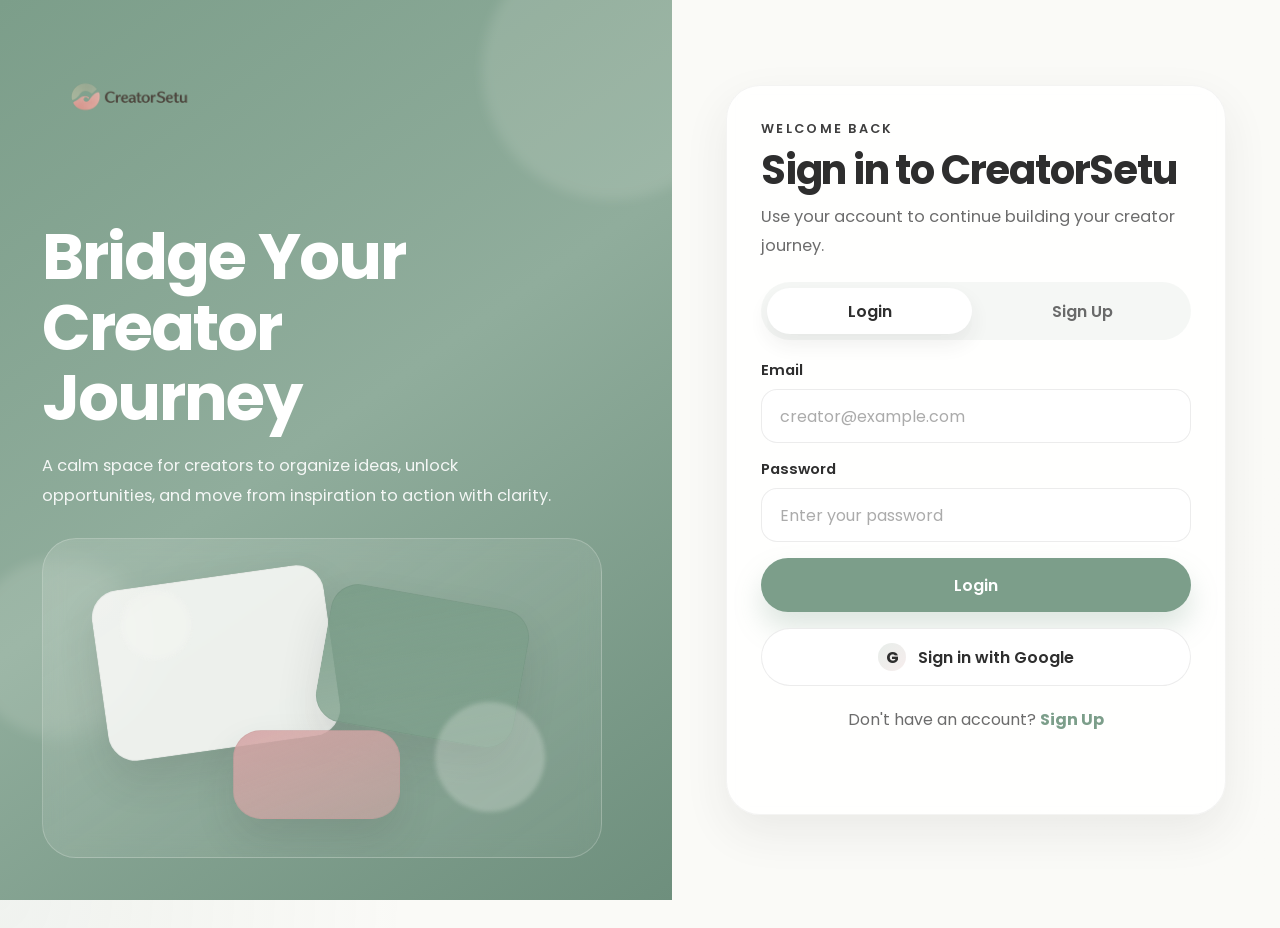
<file: index.html>
<!DOCTYPE html>
<html lang="en">
<head>
	<meta charset="UTF-8">
	<meta name="viewport" content="width=device-width, initial-scale=1.0">
	<title>CreatorSetu | Login</title>
	<meta name="description" content="CreatorSetu login and signup experience with a warm split-screen interface.">
	<link rel="preconnect" href="https://fonts.googleapis.com">
	<link rel="preconnect" href="https://fonts.gstatic.com" crossorigin>
	<link href="https://fonts.googleapis.com/css2?family=Poppins:wght@400;500;600;700;800&display=swap" rel="stylesheet">
	<link rel="stylesheet" href="style.css">
</head>
<body>
	<main class="auth-shell" data-auth-shell>
		<section class="auth-visual" aria-label="CreatorSetu introduction">
			<div class="auth-visual__brand">
				<img class="brand-logo brand-logo--panel" src="logo_transparent.png" alt="CreatorSetu Logo">
			</div>

			<div class="auth-visual__content">
				<h1>Bridge Your Creator Journey</h1>
				<p class="auth-visual__text">
					A calm space for creators to organize ideas, unlock opportunities, and move from inspiration to action with clarity.
				</p>

				<div class="auth-illustration" aria-hidden="true">
					<div class="auth-illustration__card auth-illustration__card--one"></div>
					<div class="auth-illustration__card auth-illustration__card--two"></div>
					<div class="auth-illustration__card auth-illustration__card--three"></div>
					<div class="auth-illustration__orb auth-illustration__orb--one"></div>
					<div class="auth-illustration__orb auth-illustration__orb--two"></div>
				</div>
			</div>
		</section>

		<section class="auth-panel" aria-label="Authentication forms">
			<div class="auth-card" data-auth-card data-mode="login">
				<div class="auth-card__header">
					<p class="eyebrow">Welcome back</p>
					<h2>Sign in to CreatorSetu</h2>
					<p class="auth-card__copy">Use your account to continue building your creator journey.</p>
				</div>

				<div class="auth-switch" role="tablist" aria-label="Authentication mode">
					<button class="auth-switch__button is-active" type="button" data-mode-button="login" aria-pressed="true">Login</button>
					<button class="auth-switch__button" type="button" data-mode-button="signup" aria-pressed="false">Sign Up</button>
				</div>

				<div class="auth-stage">
					<form class="auth-form is-active" data-form="login" novalidate>
						<label class="field">
							<span>Email</span>
							<input type="email" name="loginEmail" placeholder="creator@example.com" autocomplete="email">
						</label>
						<label class="field">
							<span>Password</span>
							<input type="password" name="loginPassword" placeholder="Enter your password" autocomplete="current-password">
						</label>
						<button class="primary-button" type="submit">Login</button>
						<button class="google-button" type="button">
							<span class="google-button__icon">G</span>
							Sign in with Google
						</button>
						<p class="auth-footnote">
							Don't have an account?
							<button class="text-toggle" type="button" data-mode-button="signup">Sign Up</button>
						</p>
					</form>

					<form class="auth-form" data-form="signup" novalidate>
						<label class="field">
							<span>Name</span>
							<input type="text" name="signupName" placeholder="Your name" autocomplete="name">
						</label>
						<label class="field">
							<span>Email</span>
							<input type="email" name="signupEmail" placeholder="creator@example.com" autocomplete="email">
						</label>
						<label class="field">
							<span>Password</span>
							<input type="password" name="signupPassword" placeholder="Create a password" autocomplete="new-password">
						</label>
						<label class="field">
							<span>Platform</span>
							<select name="platform">
								<option value="">Select your platform</option>
								<option>Instagram</option>
								<option>YouTube</option>
								<option>Pinterest</option>
								<option>TikTok</option>
								<option>Behance</option>
							</select>
						</label>
						<button class="primary-button" type="submit">Create Account</button>
						<button class="google-button" type="button">
							<span class="google-button__icon">G</span>
							Sign up with Google
						</button>
						<p class="auth-footnote">
							Already have an account?
							<button class="text-toggle" type="button" data-mode-button="login">Login</button>
						</p>
					</form>
				</div>
			</div>
		</section>

		<section class="dashboard" data-dashboard hidden aria-label="CreatorSetu dashboard">
			<header class="dashboard__nav">
				<div class="dashboard__brand">
					<img class="brand-logo brand-logo--dashboard" src="logo_transparent.png" alt="CreatorSetu Logo">
				</div>
				<nav class="page__links dashboard__links" aria-label="Primary">
					<a href="index.html" class="is-active" aria-current="page">Dashboard</a>
					<a href="earnings.html">Earnings</a>
					<a href="budget.html">Budget</a>
					<a href="strategy.html">Strategy</a>
					<a href="community.html">Community</a>
					<a href="kredit.html" class="kredit-nav-link"><span class="kredit-icon">₹</span> Kredit</a>
				</nav>
				<button class="mobile-menu-toggle" data-mobile-menu-toggle aria-label="Toggle mobile menu" aria-expanded="false">
					<span></span>
					<span></span>
					<span></span>
				</button>
				<nav class="mobile-nav-menu" data-mobile-nav-menu aria-label="Mobile navigation">
					<a href="index.html" class="is-active" aria-current="page">Dashboard</a>
					<a href="earnings.html">Earnings</a>
					<a href="budget.html">Budget</a>
					<a href="strategy.html">Strategy</a>
					<a href="community.html">Community</a>
					<a href="kredit.html">Kredit</a>
				</nav>
				<div class="dashboard__profile" aria-label="Profile">
					<span data-profile-initials>AK</span>
				</div>
			</header>

			<section class="dashboard__banner">
				<div>
					<p class="eyebrow">Creator dashboard</p>
					<h2>Welcome back, <span data-welcome-name>Aanya</span></h2>
					<p>Track your earnings, see your impact, and keep your creator journey moving forward with clarity.</p>
				</div>
				<div class="dashboard__banner-card">
					<span>Next milestone</span>
					<strong>Brand collab review in 2 days</strong>
				</div>
			</section>

			<section class="dashboard__stats" aria-label="Earnings and impact summary">
				<article class="stat-card stat-card--dashboard">
					<p>Total Earnings</p>
					<strong>₹12,480</strong>
					<span>+18% from last quarter</span>
				</article>
				<article class="stat-card stat-card--dashboard">
					<p>This Month Earnings</p>
					<strong>₹3,240</strong>
					<span>On track with goals</span>
				</article>
				<article class="stat-card stat-card--dashboard">
					<p>Savings Goal Progress</p>
					<strong>68%</strong>
					<div class="progress-bar" aria-hidden="true"><span style="width: 68%"></span></div>
				</article>
				<article class="stat-card stat-card--dashboard">
					<p>Impact Donated</p>
					<strong>₹860</strong>
					<span>Shared across creator initiatives</span>
				</article>
			</section>

			<section class="dashboard__grid">
				<div class="dashboard-card dashboard-card--chart">
					<div class="dashboard-card__header">
						<h3>Earnings Bar Chart</h3>
						<p>Last six months performance</p>
					</div>
					<div class="bar-chart" data-bar-chart aria-label="Earnings chart"></div>
				</div>

				<div class="dashboard-card dashboard-card--activity">
					<div class="dashboard-card__header">
						<h3>Recent Activity</h3>
						<p>Latest creator updates</p>
					</div>
					<div class="activity-feed" data-activity-feed></div>
				</div>
			</section>
		</section>
	</main>

	<script src="scrypt.js"></script>
</body>
</html>
</file>
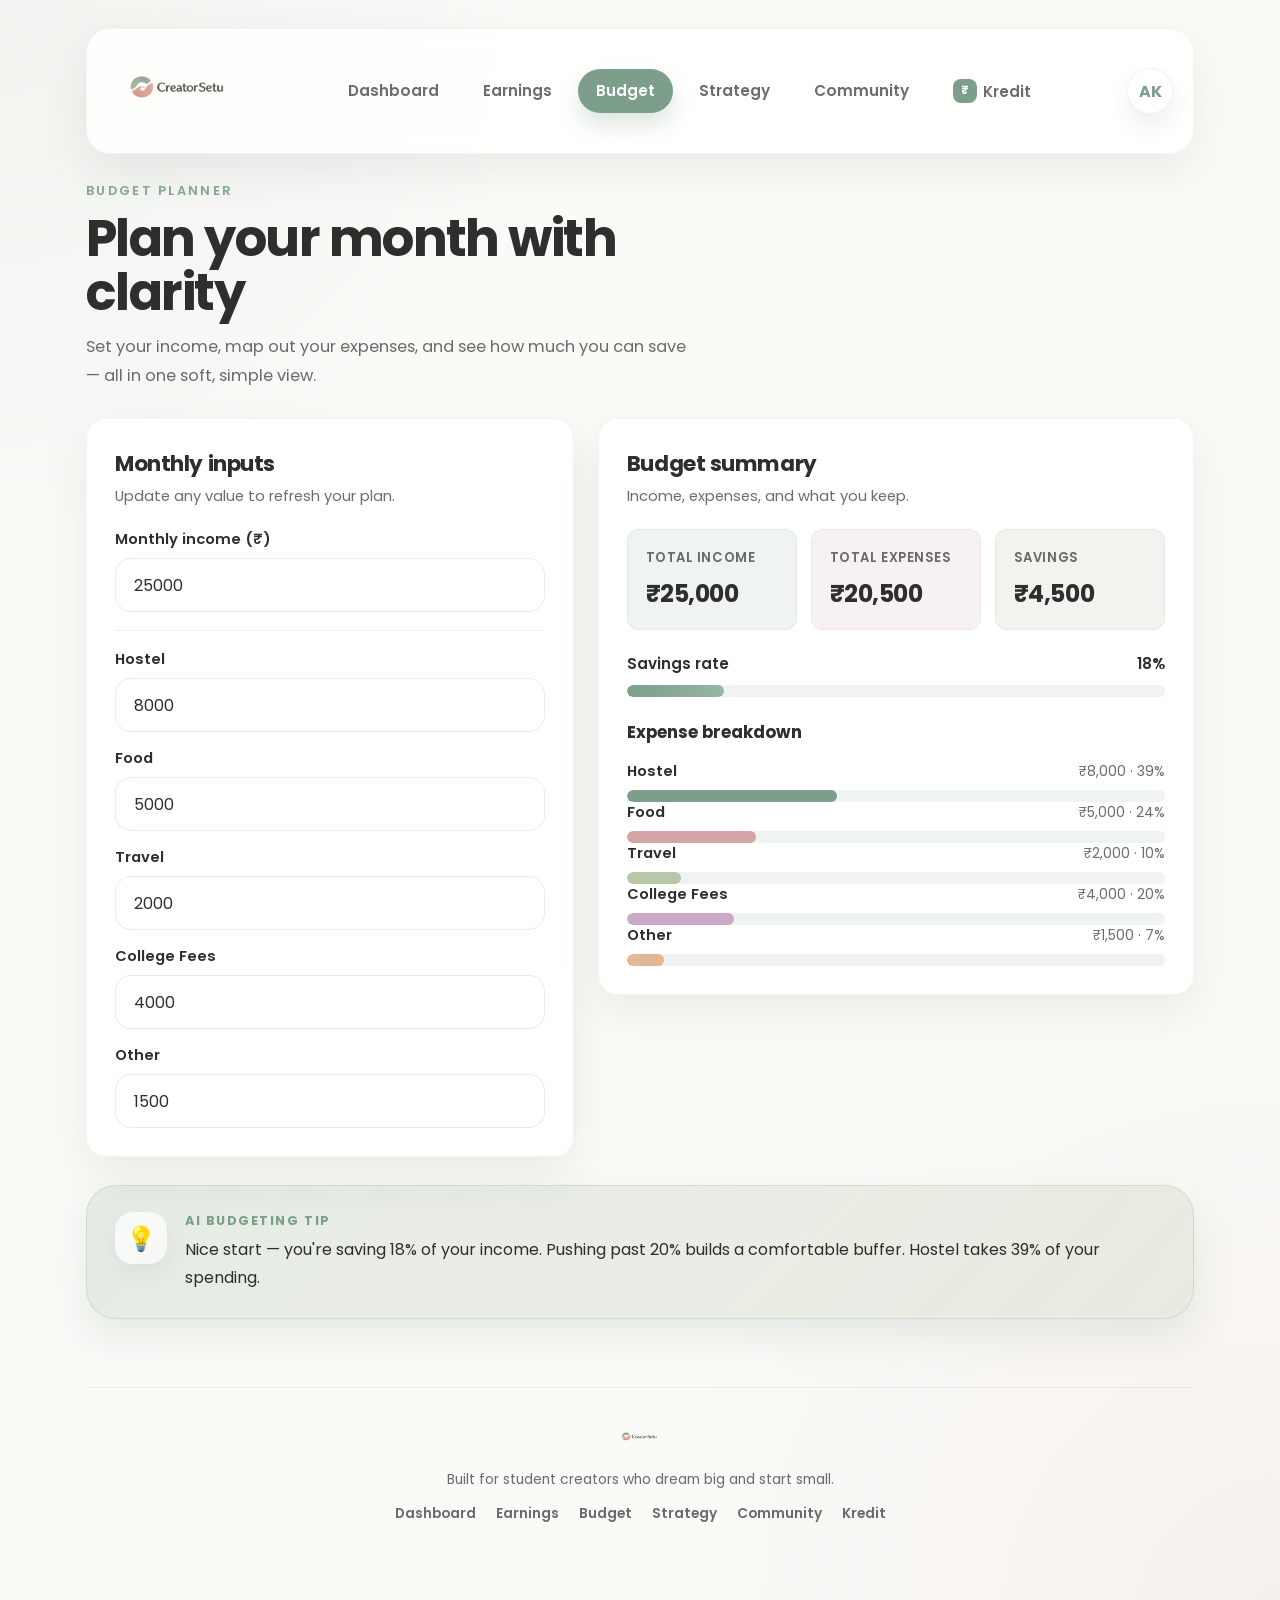
<file: budget.html>
<!DOCTYPE html>
<html lang="en">
<head>
	<meta charset="UTF-8">
	<meta name="viewport" content="width=device-width, initial-scale=1.0">
	<title>CreatorSetu | Budget Planner</title>
	<meta name="description" content="Plan your monthly budget and track savings with CreatorSetu.">
	<link rel="preconnect" href="https://fonts.googleapis.com">
	<link rel="preconnect" href="https://fonts.gstatic.com" crossorigin>
	<link href="https://fonts.googleapis.com/css2?family=Poppins:wght@400;500;600;700;800&display=swap" rel="stylesheet">
	<link rel="stylesheet" href="style.css">
</head>
<body>
	<main class="page">
		<header class="page__nav">
			<div class="page__brand">
				<img class="brand-logo brand-logo--dashboard" src="logo_transparent.png" alt="CreatorSetu Logo">
			</div>
			<nav class="page__links" aria-label="Primary">
				<a href="index.html">Dashboard</a>
				<a href="earnings.html">Earnings</a>
				<a href="budget.html" class="is-active" aria-current="page">Budget</a>
				<a href="strategy.html">Strategy</a>
				<a href="community.html">Community</a>
				<a href="kredit.html" class="kredit-nav-link"><span class="kredit-icon">₹</span> Kredit</a>
			</nav>
			<button class="mobile-menu-toggle" data-mobile-menu-toggle aria-label="Toggle mobile menu" aria-expanded="false">
				<span></span>
				<span></span>
				<span></span>
			</button>
			<nav class="mobile-nav-menu" data-mobile-nav-menu aria-label="Mobile navigation">
				<a href="index.html">Dashboard</a>
				<a href="earnings.html">Earnings</a>
				<a href="budget.html" class="is-active" aria-current="page">Budget</a>
				<a href="strategy.html">Strategy</a>
				<a href="community.html">Community</a>
				<a href="kredit.html">Kredit</a>
			</nav>
			<div class="dashboard__profile" aria-label="Profile">
				<span>AK</span>
			</div>
		</header>

		<section class="page__intro">
			<p class="eyebrow">Budget planner</p>
			<h1>Plan your month with clarity</h1>
			<p class="page__lead">Set your income, map out your expenses, and see how much you can save — all in one soft, simple view.</p>
		</section>

		<section class="content-grid">
			<div class="panel-card">
				<div class="panel-card__header">
					<h2>Monthly inputs</h2>
					<p>Update any value to refresh your plan.</p>
				</div>
				<form class="stack-form" data-budget-form novalidate>
					<label class="field">
						<span>Monthly income (₹)</span>
						<input type="number" name="income" placeholder="e.g. 25000" min="0" step="1" data-budget-input value="25000">
					</label>
					<div class="field-divider" aria-hidden="true"></div>
					<label class="field">
						<span>Hostel</span>
						<input type="number" name="Hostel" placeholder="0" min="0" step="1" data-budget-input value="8000">
					</label>
					<label class="field">
						<span>Food</span>
						<input type="number" name="Food" placeholder="0" min="0" step="1" data-budget-input value="5000">
					</label>
					<label class="field">
						<span>Travel</span>
						<input type="number" name="Travel" placeholder="0" min="0" step="1" data-budget-input value="2000">
					</label>
					<label class="field">
						<span>College Fees</span>
						<input type="number" name="College Fees" placeholder="0" min="0" step="1" data-budget-input value="4000">
					</label>
					<label class="field">
						<span>Other</span>
						<input type="number" name="Other" placeholder="0" min="0" step="1" data-budget-input value="1500">
					</label>
				</form>
			</div>

			<div class="panel-card budget-overview">
				<div class="panel-card__header">
					<h2>Budget summary</h2>
					<p>Income, expenses, and what you keep.</p>
				</div>
				<div class="summary-trio">
					<div class="summary-trio__item summary-trio__item--income">
						<span>Total Income</span>
						<strong data-summary-income>₹0</strong>
					</div>
					<div class="summary-trio__item summary-trio__item--expense">
						<span>Total Expenses</span>
						<strong data-summary-expenses>₹0</strong>
					</div>
					<div class="summary-trio__item summary-trio__item--savings">
						<span>Savings</span>
						<strong data-summary-savings>₹0</strong>
					</div>
				</div>
				<div class="savings-meter">
					<div class="savings-meter__head">
						<span>Savings rate</span>
						<span data-savings-rate>0%</span>
					</div>
					<div class="progress-bar"><span data-savings-bar style="width: 0%"></span></div>
				</div>

				<div class="category-progress">
					<h3>Expense breakdown</h3>
					<div data-category-bars></div>
				</div>
			</div>
		</section>

		<section class="tip-section">
			<article class="ai-tip-card">
				<div class="ai-tip-card__icon" aria-hidden="true">💡</div>
				<div class="ai-tip-card__body">
					<p class="ai-tip-card__label">AI budgeting tip</p>
					<p class="ai-tip-card__text" data-ai-tip>Enter your numbers to get a personalized suggestion.</p>
				</div>
			</article>
		</section>

		<footer class="site-footer">
			<div class="site-footer__brand">
				<img src="logo_transparent.png" alt="CreatorSetu" class="brand-logo">
			</div>
			<p class="site-footer__text">Built for student creators who dream big and start small.</p>
			<div class="site-footer__links">
				<a href="index.html">Dashboard</a>
				<a href="earnings.html">Earnings</a>
				<a href="budget.html">Budget</a>
				<a href="strategy.html">Strategy</a>
				<a href="community.html">Community</a>
				<a href="kredit.html">Kredit</a>
			</div>
		</footer>
	</main>

	<script src="budget.js"></script>
</body>
</html>
</file>
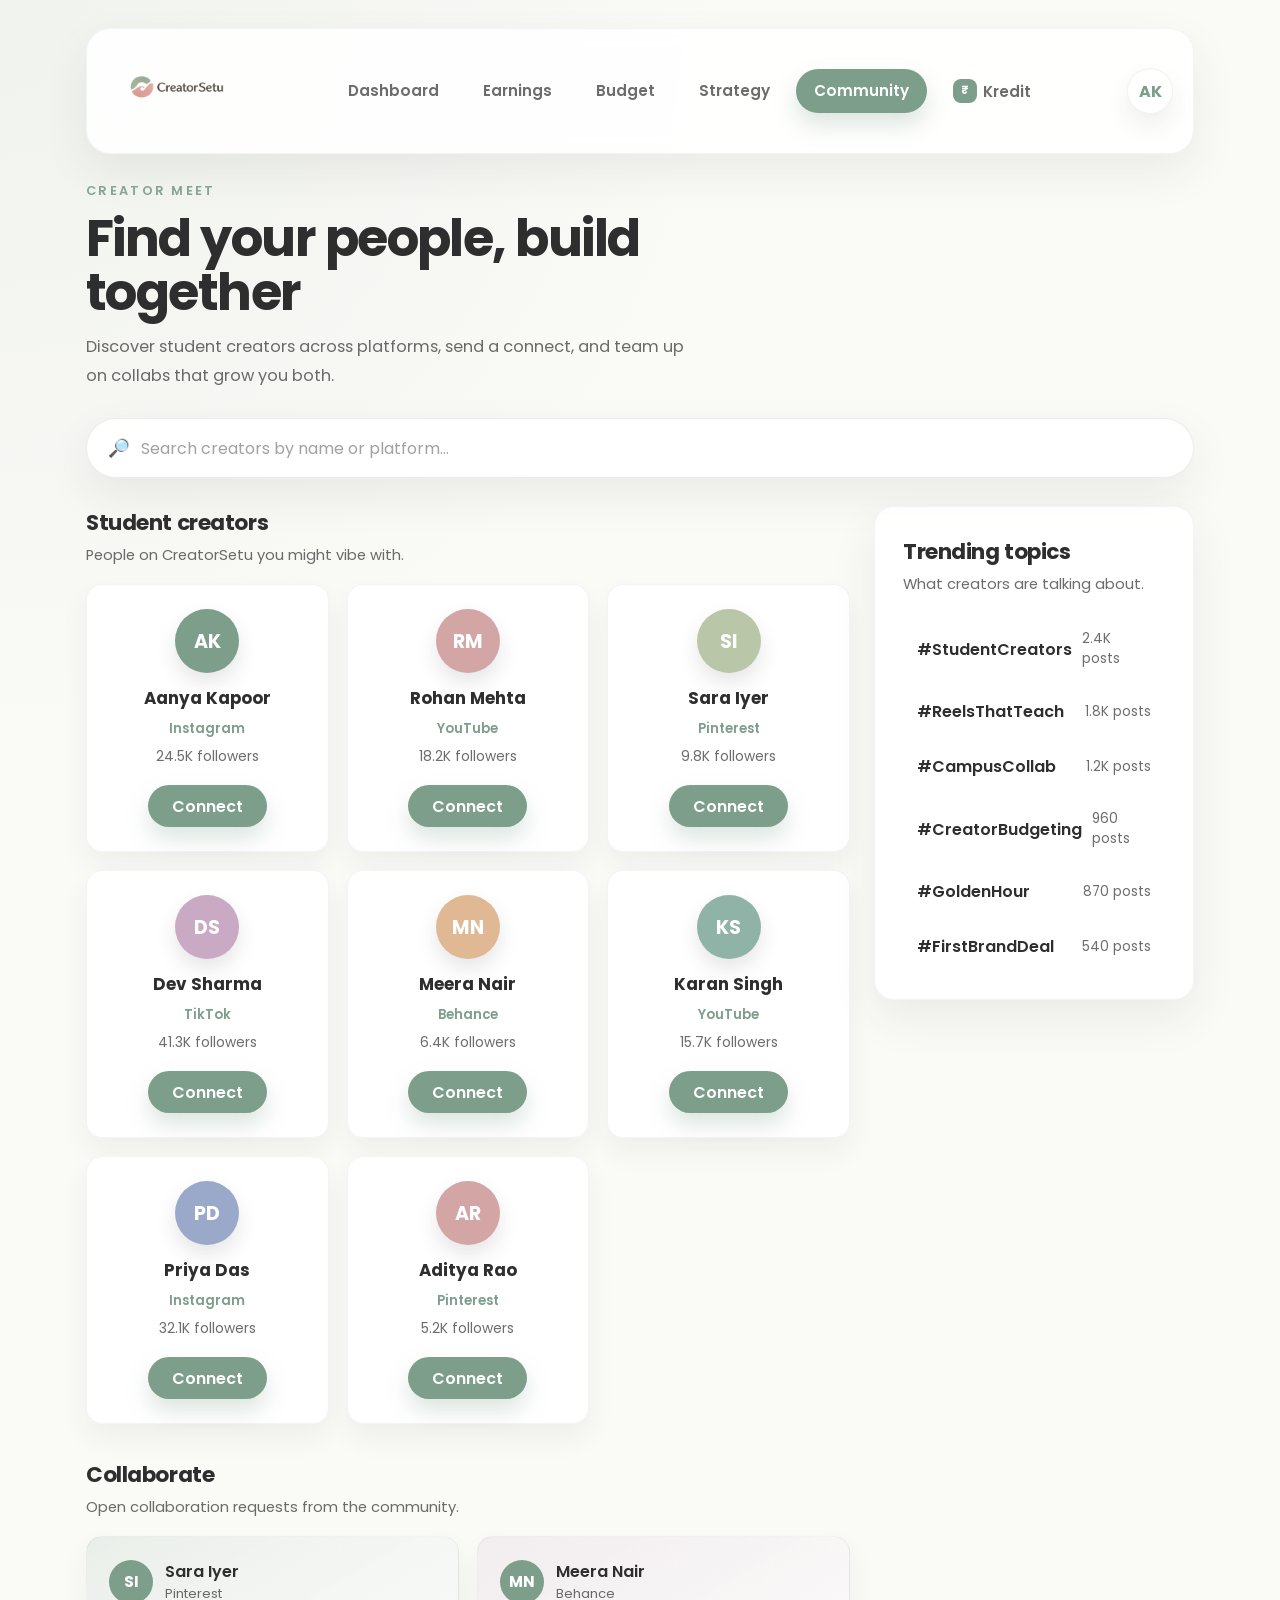
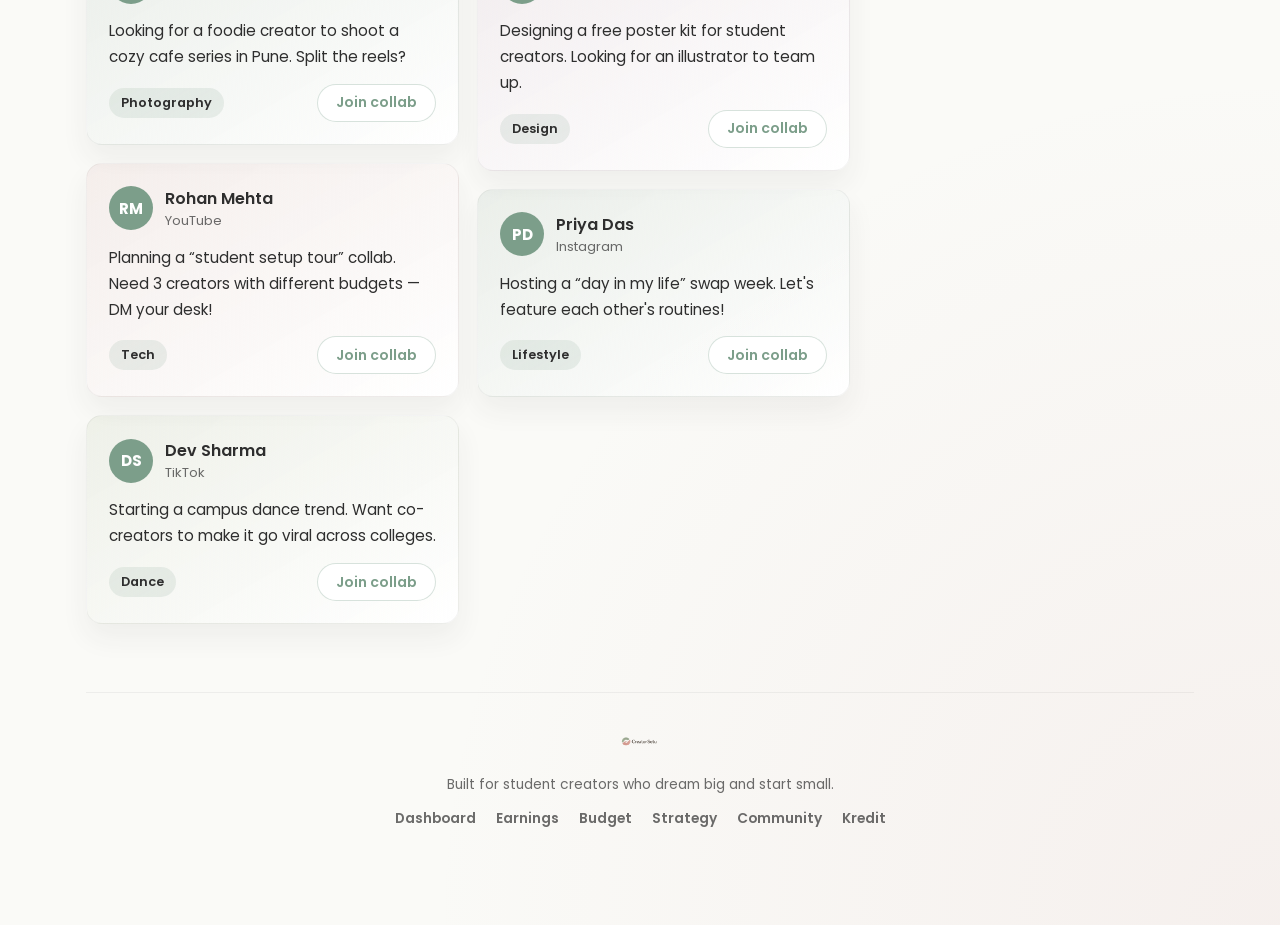
<file: community.html>
<!DOCTYPE html>
<html lang="en">
<head>
	<meta charset="UTF-8">
	<meta name="viewport" content="width=device-width, initial-scale=1.0">
	<title>CreatorSetu | Creator Meet</title>
	<meta name="description" content="Find and connect with other student creators on CreatorSetu.">
	<link rel="preconnect" href="https://fonts.googleapis.com">
	<link rel="preconnect" href="https://fonts.gstatic.com" crossorigin>
	<link href="https://fonts.googleapis.com/css2?family=Poppins:wght@400;500;600;700;800&display=swap" rel="stylesheet">
	<link rel="stylesheet" href="style.css">
</head>
<body>
	<main class="page">
		<header class="page__nav">
			<div class="page__brand">
				<img class="brand-logo brand-logo--dashboard" src="logo_transparent.png" alt="CreatorSetu Logo">
			</div>
			<nav class="page__links" aria-label="Primary">
				<a href="index.html">Dashboard</a>
				<a href="earnings.html">Earnings</a>
				<a href="budget.html">Budget</a>
				<a href="strategy.html">Strategy</a>
				<a href="community.html" class="is-active" aria-current="page">Community</a>
				<a href="kredit.html" class="kredit-nav-link"><span class="kredit-icon">₹</span> Kredit</a>
			</nav>
			<button class="mobile-menu-toggle" data-mobile-menu-toggle aria-label="Toggle mobile menu" aria-expanded="false">
				<span></span>
				<span></span>
				<span></span>
			</button>
			<nav class="mobile-nav-menu" data-mobile-nav-menu aria-label="Mobile navigation">
				<a href="index.html">Dashboard</a>
				<a href="earnings.html">Earnings</a>
				<a href="budget.html">Budget</a>
				<a href="strategy.html">Strategy</a>
				<a href="community.html" class="is-active" aria-current="page">Community</a>
				<a href="kredit.html">Kredit</a>
			</nav>
			<div class="dashboard__profile" aria-label="Profile">
				<span>AK</span>
			</div>
		</header>

		<section class="page__intro">
			<p class="eyebrow">Creator meet</p>
			<h1>Find your people, build together</h1>
			<p class="page__lead">Discover student creators across platforms, send a connect, and team up on collabs that grow you both.</p>
		</section>

		<div class="search-wrap">
			<span class="search-wrap__icon" aria-hidden="true">🔎</span>
			<input type="search" class="search-input" placeholder="Search creators by name or platform…" data-creator-search aria-label="Search creators">
		</div>

		<section class="community-layout">
			<div class="community-main">
				<div class="panel-card__header">
					<h2>Student creators</h2>
					<p>People on CreatorSetu you might vibe with.</p>
				</div>
				<div class="creator-grid" data-creator-grid></div>
				<p class="empty-state" data-creator-empty hidden>No creators match your search yet.</p>

				<div class="panel-card__header collab-heading">
					<h2>Collaborate</h2>
					<p>Open collaboration requests from the community.</p>
				</div>
				<div class="masonry" data-collab-grid></div>
			</div>

			<aside class="community-aside" aria-label="Trending topics">
				<div class="panel-card trending-card">
					<div class="panel-card__header">
						<h2>Trending topics</h2>
						<p>What creators are talking about.</p>
					</div>
					<ul class="trending-list" data-trending-list></ul>
				</div>
			</aside>
		</section>

		<footer class="site-footer">
			<div class="site-footer__brand">
				<img src="logo_transparent.png" alt="CreatorSetu" class="brand-logo">
			</div>
			<p class="site-footer__text">Built for student creators who dream big and start small.</p>
			<div class="site-footer__links">
				<a href="index.html">Dashboard</a>
				<a href="earnings.html">Earnings</a>
				<a href="budget.html">Budget</a>
				<a href="strategy.html">Strategy</a>
				<a href="community.html">Community</a>
				<a href="kredit.html">Kredit</a>
			</div>
		</footer>
	</main>

	<script src="community.js"></script>
</body>
</html>
</file>
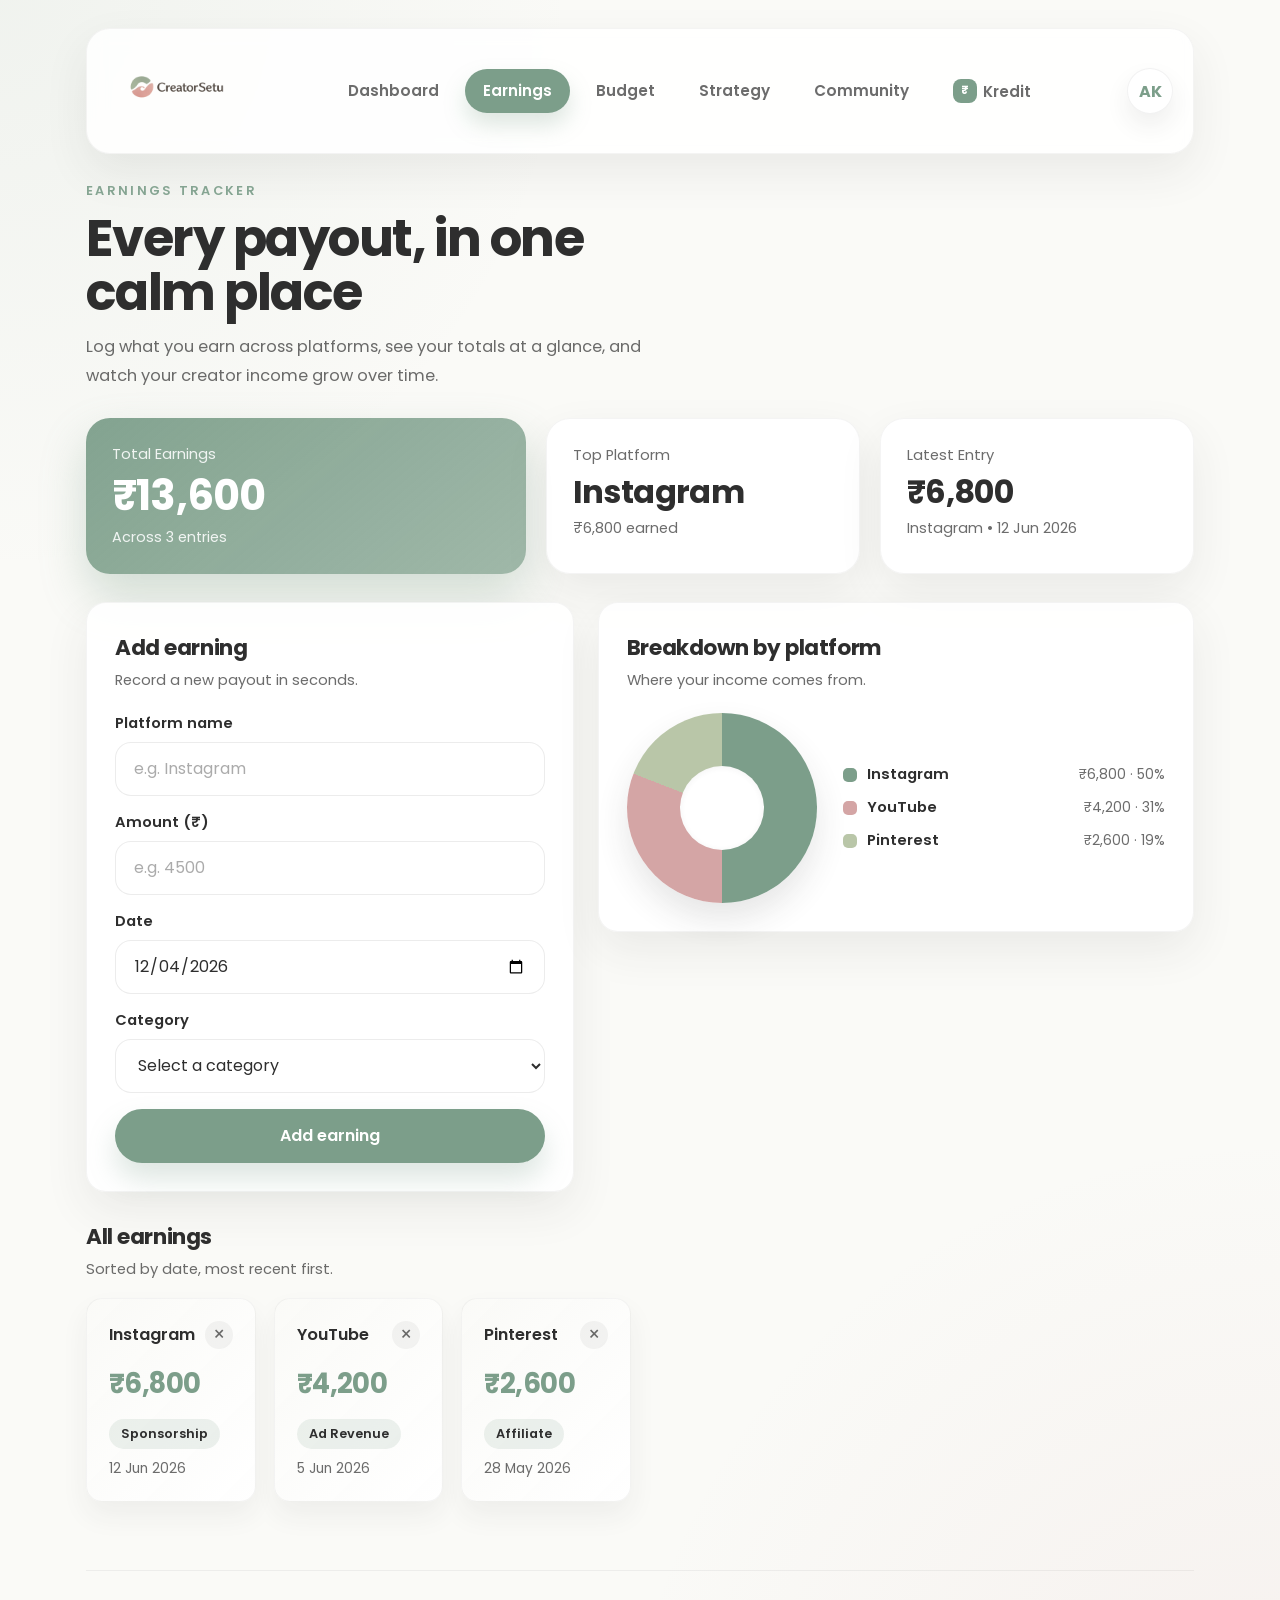
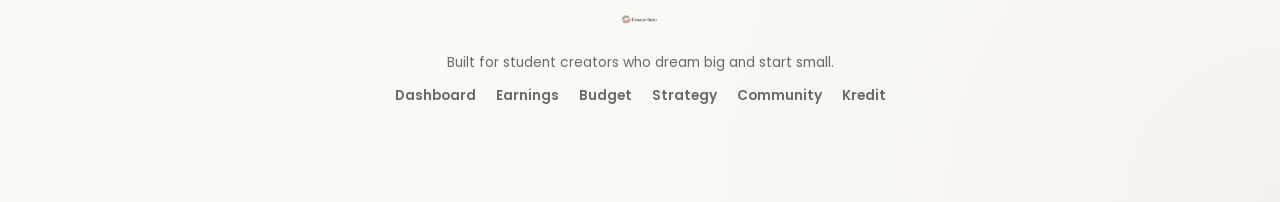
<file: earnings.html>
<!DOCTYPE html>
<html lang="en">
<head>
	<meta charset="UTF-8">
	<meta name="viewport" content="width=device-width, initial-scale=1.0">
	<title>CreatorSetu | Earnings Tracker</title>
	<meta name="description" content="Track your creator earnings across platforms with CreatorSetu.">
	<link rel="preconnect" href="https://fonts.googleapis.com">
	<link rel="preconnect" href="https://fonts.gstatic.com" crossorigin>
	<link href="https://fonts.googleapis.com/css2?family=Poppins:wght@400;500;600;700;800&display=swap" rel="stylesheet">
	<link rel="stylesheet" href="style.css">
</head>
<body>
	<main class="page">
		<header class="page__nav">
			<div class="page__brand">
				<img class="brand-logo brand-logo--dashboard" src="logo_transparent.png" alt="CreatorSetu Logo">
			</div>
			<nav class="page__links" aria-label="Primary">
				<a href="index.html">Dashboard</a>
				<a href="earnings.html" class="is-active" aria-current="page">Earnings</a>
				<a href="budget.html">Budget</a>
				<a href="strategy.html">Strategy</a>
				<a href="community.html">Community</a>
				<a href="kredit.html" class="kredit-nav-link"><span class="kredit-icon">₹</span> Kredit</a>
			</nav>
			<button class="mobile-menu-toggle" data-mobile-menu-toggle aria-label="Toggle mobile menu" aria-expanded="false">
				<span></span>
				<span></span>
				<span></span>
			</button>
			<nav class="mobile-nav-menu" data-mobile-nav-menu aria-label="Mobile navigation">
				<a href="index.html">Dashboard</a>
				<a href="earnings.html" class="is-active" aria-current="page">Earnings</a>
				<a href="budget.html">Budget</a>
				<a href="strategy.html">Strategy</a>
				<a href="community.html">Community</a>
				<a href="kredit.html">Kredit</a>
			</nav>
			<div class="dashboard__profile" aria-label="Profile">
				<span>AK</span>
			</div>
		</header>

		<section class="page__intro">
			<p class="eyebrow">Earnings tracker</p>
			<h1>Every payout, in one calm place</h1>
			<p class="page__lead">Log what you earn across platforms, see your totals at a glance, and watch your creator income grow over time.</p>
		</section>

		<section class="summary-row" aria-label="Earnings summary">
			<article class="summary-card summary-card--hero">
				<p>Total Earnings</p>
				<strong data-total-earnings>₹0</strong>
				<span data-total-count>No earnings logged yet</span>
			</article>
			<article class="summary-card">
				<p>Top Platform</p>
				<strong data-top-platform>—</strong>
				<span data-top-platform-amount>Add an entry to see your leader</span>
			</article>
			<article class="summary-card">
				<p>Latest Entry</p>
				<strong data-latest-amount>—</strong>
				<span data-latest-meta>Your most recent payout shows here</span>
			</article>
		</section>

		<section class="content-grid">
			<div class="panel-card">
				<div class="panel-card__header">
					<h2>Add earning</h2>
					<p>Record a new payout in seconds.</p>
				</div>
				<form class="stack-form" data-earning-form novalidate>
					<label class="field">
						<span>Platform name</span>
						<input type="text" name="platform" placeholder="e.g. Instagram" autocomplete="off" required>
					</label>
					<label class="field">
						<span>Amount (₹)</span>
						<input type="number" name="amount" placeholder="e.g. 4500" min="0" step="1" required>
					</label>
					<label class="field">
						<span>Date</span>
						<input type="date" name="date" required>
					</label>
					<label class="field">
						<span>Category</span>
						<select name="category" required>
							<option value="">Select a category</option>
							<option>Sponsorship</option>
							<option>Affiliate</option>
							<option>Ad Revenue</option>
							<option>Product Sales</option>
							<option>Tips & Donations</option>
							<option>Other</option>
						</select>
					</label>
					<button class="primary-button" type="submit">Add earning</button>
				</form>
			</div>

			<div class="panel-card">
				<div class="panel-card__header">
					<h2>Breakdown by platform</h2>
					<p>Where your income comes from.</p>
				</div>
				<div class="pie-wrap">
					<div class="pie-chart" data-pie-chart role="img" aria-label="Earnings breakdown by platform"></div>
					<ul class="pie-legend" data-pie-legend></ul>
				</div>
			</div>
		</section>

		<section class="list-section">
			<div class="panel-card__header list-section__header">
				<h2>All earnings</h2>
				<p>Sorted by date, most recent first.</p>
			</div>
			<div class="earnings-grid" data-earnings-grid></div>
			<p class="empty-state" data-empty-state hidden>No earnings yet. Add your first payout using the form above.</p>
		</section>

		<footer class="site-footer">
			<div class="site-footer__brand">
				<img src="logo_transparent.png" alt="CreatorSetu" class="brand-logo">
			</div>
			<p class="site-footer__text">Built for student creators who dream big and start small.</p>
			<div class="site-footer__links">
				<a href="index.html">Dashboard</a>
				<a href="earnings.html">Earnings</a>
				<a href="budget.html">Budget</a>
				<a href="strategy.html">Strategy</a>
				<a href="community.html">Community</a>
				<a href="kredit.html">Kredit</a>
			</div>
		</footer>
	</main>

	<script src="earnings.js"></script>
</body>
</html>
</file>
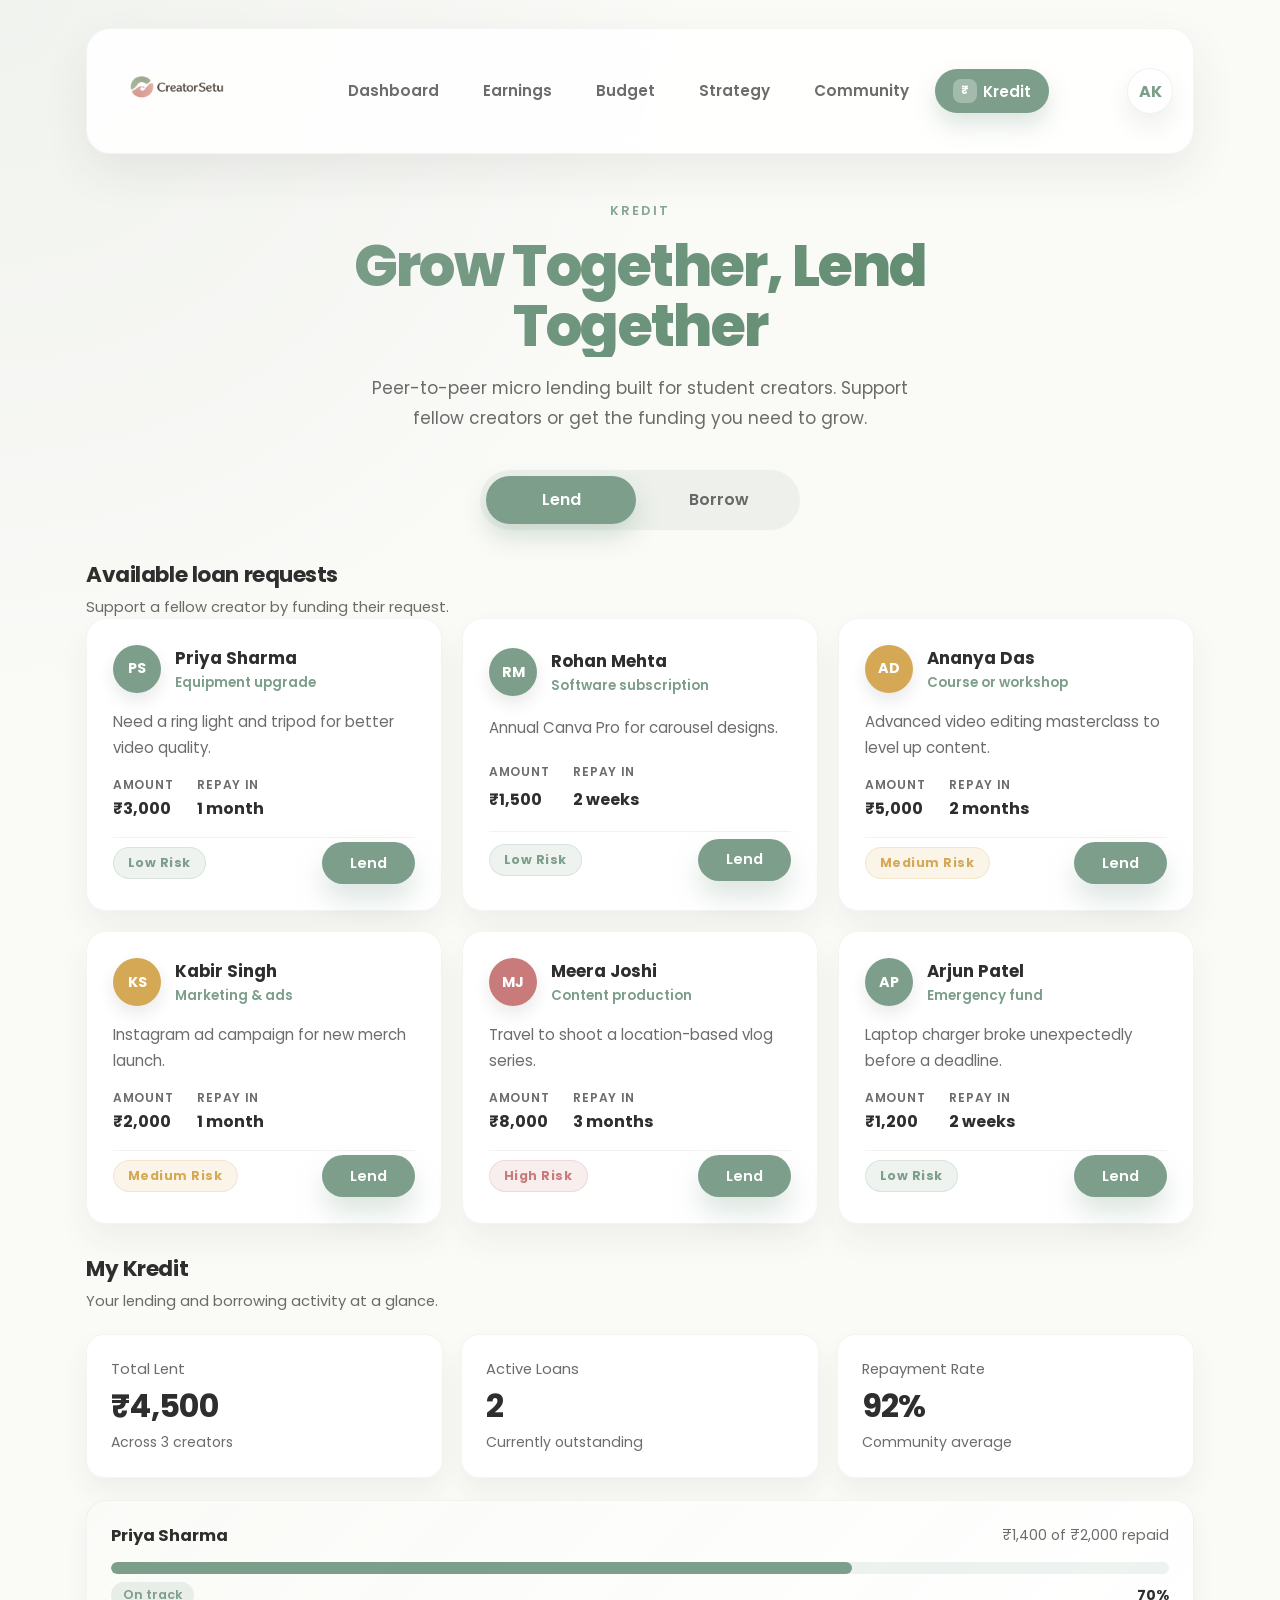
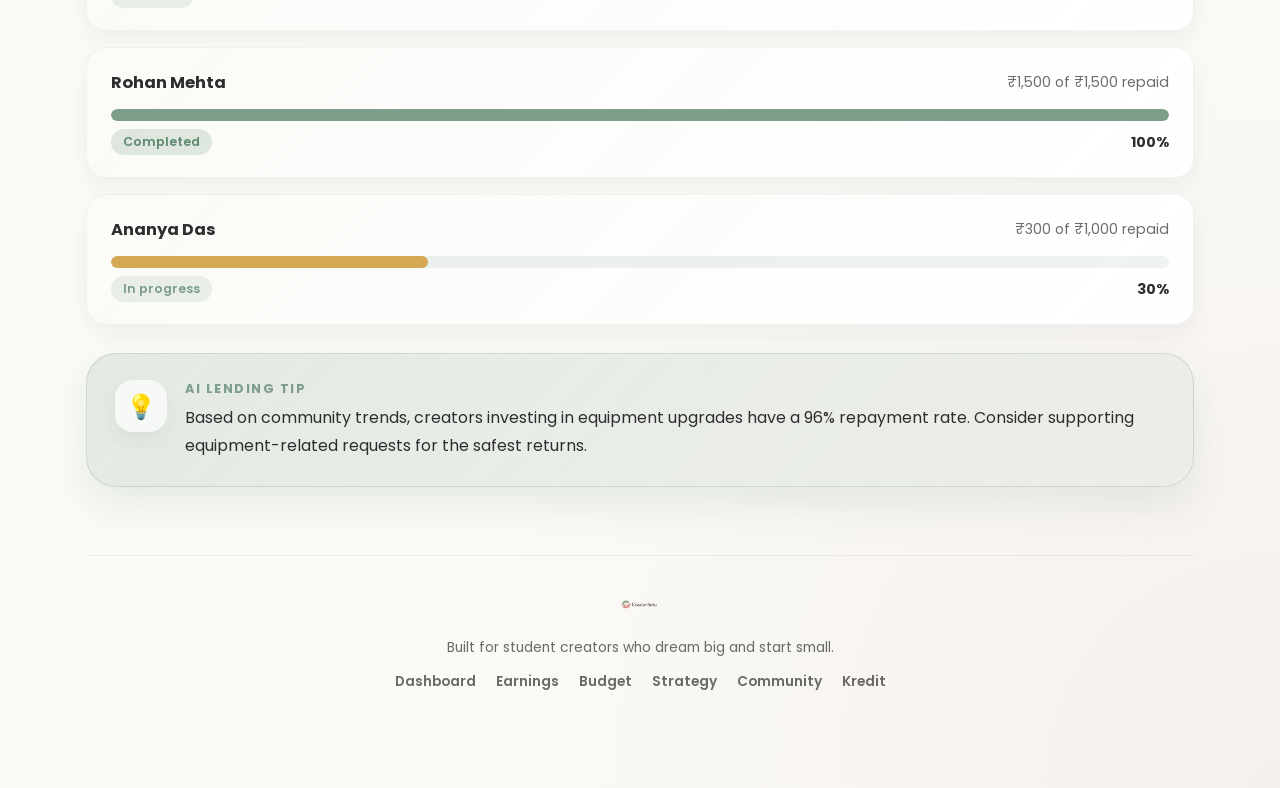
<file: kredit.html>
<!DOCTYPE html>
<html lang="en">
<head>
	<meta charset="UTF-8">
	<meta name="viewport" content="width=device-width, initial-scale=1.0">
	<title>CreatorSetu | Kredit</title>
	<meta name="description" content="Peer-to-peer micro lending for student creators on CreatorSetu.">
	<link rel="preconnect" href="https://fonts.googleapis.com">
	<link rel="preconnect" href="https://fonts.gstatic.com" crossorigin>
	<link href="https://fonts.googleapis.com/css2?family=Poppins:wght@400;500;600;700;800&display=swap" rel="stylesheet">
	<link rel="stylesheet" href="style.css">
</head>
<body>
	<main class="page">
		<header class="page__nav">
			<div class="page__brand">
				<img class="brand-logo brand-logo--dashboard" src="logo_transparent.png" alt="CreatorSetu Logo">
			</div>
			<nav class="page__links" aria-label="Primary">
				<a href="index.html">Dashboard</a>
				<a href="earnings.html">Earnings</a>
				<a href="budget.html">Budget</a>
				<a href="strategy.html">Strategy</a>
				<a href="community.html">Community</a>
				<a href="kredit.html" class="kredit-nav-link is-active" aria-current="page"><span class="kredit-icon">&#8377;</span> Kredit</a>
			</nav>
			<button class="mobile-menu-toggle" data-mobile-menu-toggle aria-label="Toggle mobile menu" aria-expanded="false">
				<span></span>
				<span></span>
				<span></span>
			</button>
			<nav class="mobile-nav-menu" data-mobile-nav-menu aria-label="Mobile navigation">
				<a href="index.html">Dashboard</a>
				<a href="earnings.html">Earnings</a>
				<a href="budget.html">Budget</a>
				<a href="strategy.html">Strategy</a>
				<a href="community.html">Community</a>
				<a href="kredit.html" class="is-active" aria-current="page">Kredit</a>
			</nav>
			<div class="dashboard__profile" aria-label="Profile">
				<span>AK</span>
			</div>
		</header>

		<section class="kredit-hero">
			<p class="eyebrow kredit-hero__eyebrow">Kredit</p>
			<h1 class="kredit-hero__title">Grow Together, Lend Together</h1>
			<p class="kredit-hero__subtitle">Peer-to-peer micro lending built for student creators. Support fellow creators or get the funding you need to grow.</p>
		</section>

		<section class="kredit-toggle-wrap">
			<div class="kredit-toggle" role="tablist" aria-label="Kredit mode">
				<button class="kredit-toggle__btn is-active" type="button" data-kredit-mode="lend" aria-pressed="true">Lend</button>
				<button class="kredit-toggle__btn" type="button" data-kredit-mode="borrow" aria-pressed="false">Borrow</button>
			</div>
		</section>

		<section class="kredit-panel" data-kredit-panel="lend" aria-label="Lending opportunities">
			<div class="panel-card__header">
				<h2>Available loan requests</h2>
				<p>Support a fellow creator by funding their request.</p>
			</div>
			<div class="kredit-request-grid" data-loan-requests></div>
		</section>

		<section class="kredit-panel kredit-panel--hidden" data-kredit-panel="borrow" aria-label="Borrow form">
			<div class="panel-card kredit-borrow-card">
				<div class="panel-card__header">
					<h2>Request a micro loan</h2>
					<p>Tell us what you need and why. Our community is here for you.</p>
				</div>
				<form class="stack-form" data-borrow-form novalidate>
					<label class="field">
						<span>Amount needed (&#8377;)</span>
						<input type="number" name="amount" placeholder="e.g. 2000" min="100" max="25000" step="100" required>
					</label>
					<label class="field">
						<span>Purpose</span>
						<select name="purpose" required>
							<option value="">Select a purpose</option>
							<option>Equipment upgrade</option>
							<option>Software subscription</option>
							<option>Course or workshop</option>
							<option>Content production</option>
							<option>Marketing &amp; ads</option>
							<option>Emergency fund</option>
							<option>Other</option>
						</select>
					</label>
					<label class="field">
						<span>Tell us more</span>
						<textarea name="description" placeholder="Briefly describe what the funds will help you achieve..." rows="3" class="kredit-textarea"></textarea>
					</label>
					<label class="field">
						<span>Repayment timeline</span>
						<select name="timeline" required>
							<option value="">Select timeline</option>
							<option>2 weeks</option>
							<option>1 month</option>
							<option>2 months</option>
							<option>3 months</option>
						</select>
					</label>
					<button class="primary-button" type="submit">Submit Request</button>
				</form>
			</div>
		</section>

		<section class="kredit-my-section">
			<div class="panel-card__header">
				<h2>My Kredit</h2>
				<p>Your lending and borrowing activity at a glance.</p>
			</div>

			<div class="kredit-stats-row">
				<article class="kredit-stat-card">
					<p>Total Lent</p>
					<strong data-kredit-lent>&#8377;4,500</strong>
					<span>Across 3 creators</span>
				</article>
				<article class="kredit-stat-card">
					<p>Active Loans</p>
					<strong data-kredit-active>2</strong>
					<span>Currently outstanding</span>
				</article>
				<article class="kredit-stat-card">
					<p>Repayment Rate</p>
					<strong data-kredit-rate>92%</strong>
					<span>Community average</span>
				</article>
			</div>

			<div class="kredit-loans-list" data-kredit-loans></div>
		</section>

		<section class="tip-section">
			<article class="ai-tip-card kredit-tip-card">
				<div class="ai-tip-card__icon" aria-hidden="true">&#128161;</div>
				<div class="ai-tip-card__body">
					<p class="ai-tip-card__label">AI lending tip</p>
					<p class="ai-tip-card__text" data-kredit-tip>Based on community trends, creators investing in equipment upgrades have a 96% repayment rate. Consider supporting equipment-related requests for the safest returns.</p>
				</div>
			</article>
		</section>

		<footer class="site-footer">
			<div class="site-footer__brand">
				<img src="logo_transparent.png" alt="CreatorSetu" class="brand-logo">
			</div>
			<p class="site-footer__text">Built for student creators who dream big and start small.</p>
			<div class="site-footer__links">
				<a href="index.html">Dashboard</a>
				<a href="earnings.html">Earnings</a>
				<a href="budget.html">Budget</a>
				<a href="strategy.html">Strategy</a>
				<a href="community.html">Community</a>
				<a href="kredit.html">Kredit</a>
			</div>
		</footer>
	</main>

	<script src="kredit.js"></script>
</body>
</html>
</file>
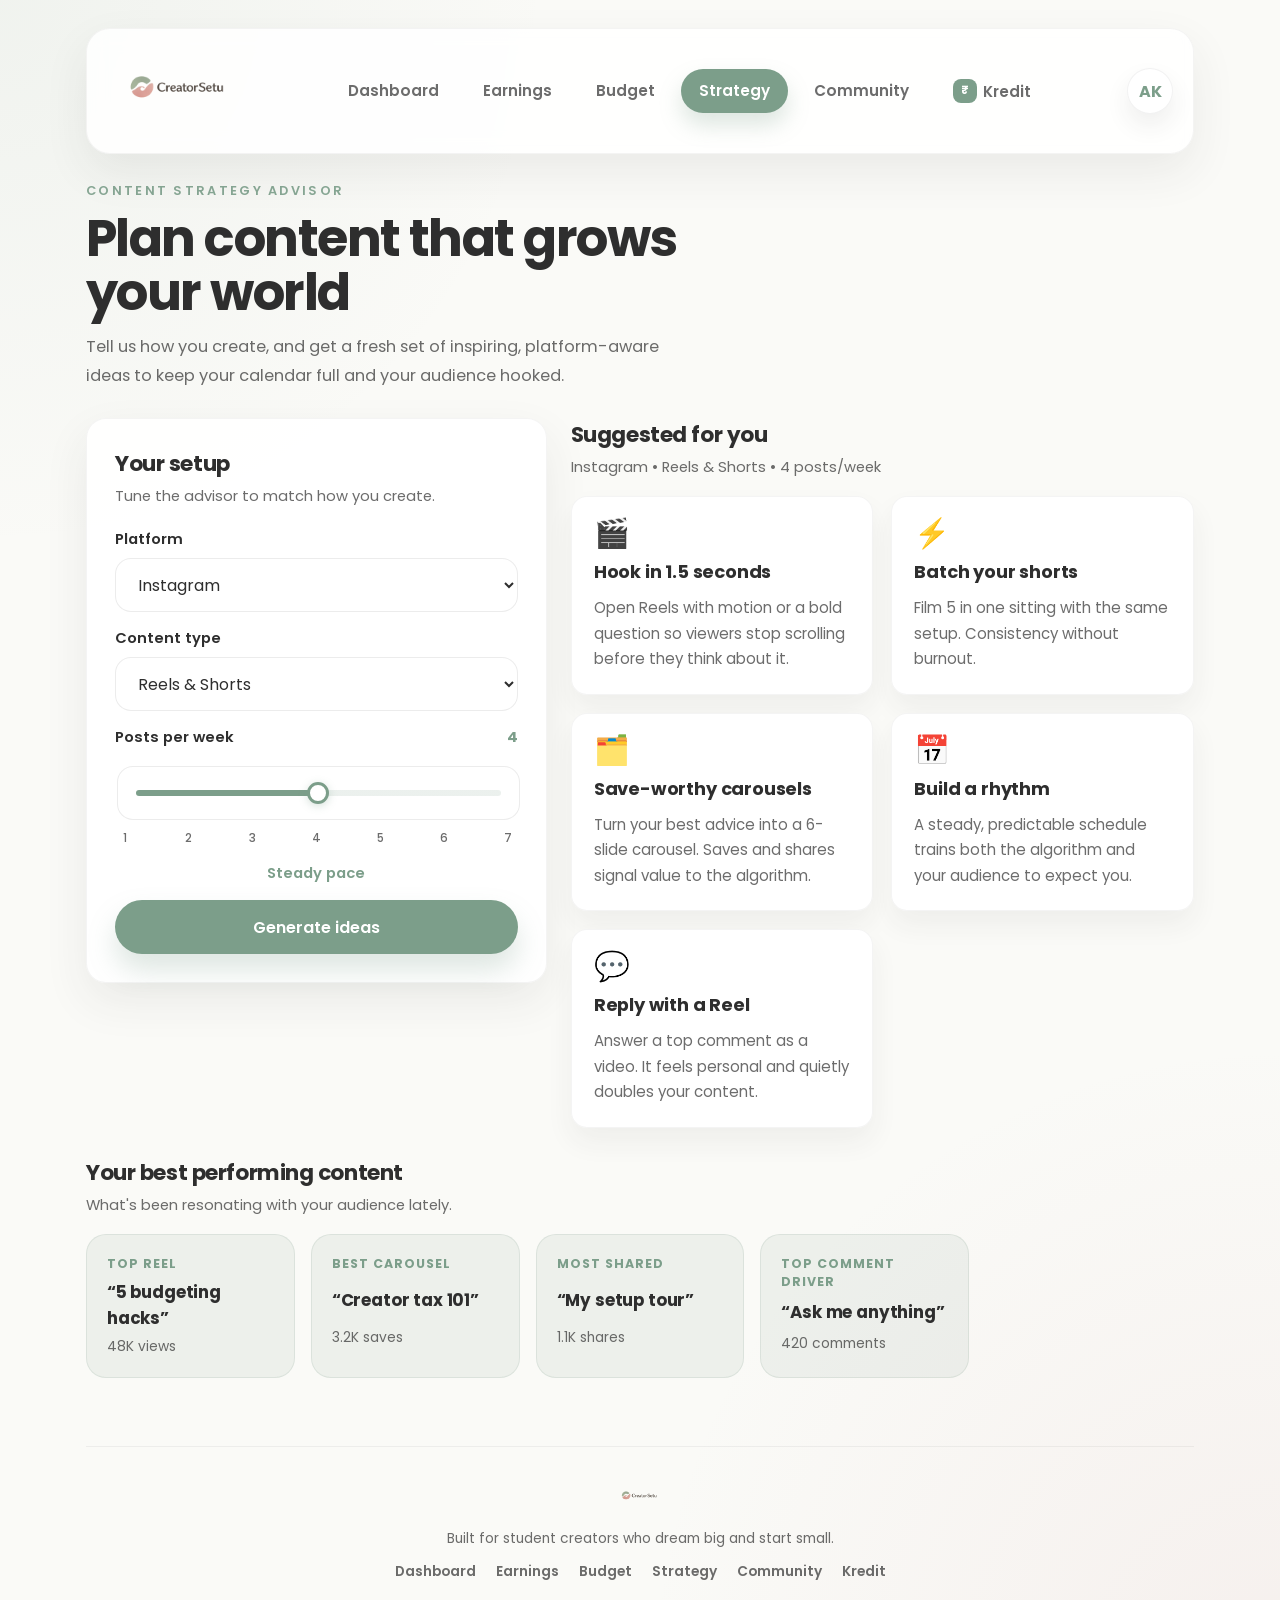
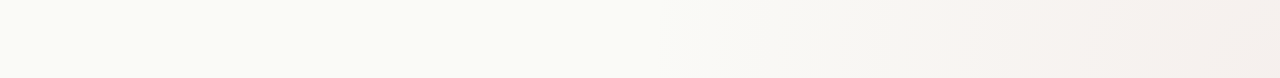
<file: strategy.html>
<!DOCTYPE html>
<html lang="en">
<head>
	<meta charset="UTF-8">
	<meta name="viewport" content="width=device-width, initial-scale=1.0">
	<title>CreatorSetu | Content Strategy Advisor</title>
	<meta name="description" content="Get tailored content strategy suggestions for your creator journey with CreatorSetu.">
	<link rel="preconnect" href="https://fonts.googleapis.com">
	<link rel="preconnect" href="https://fonts.gstatic.com" crossorigin>
	<link href="https://fonts.googleapis.com/css2?family=Poppins:wght@400;500;600;700;800&display=swap" rel="stylesheet">
	<link rel="stylesheet" href="style.css">
</head>
<body>
	<main class="page">
		<header class="page__nav">
			<div class="page__brand">
				<img class="brand-logo brand-logo--dashboard" src="logo_transparent.png" alt="CreatorSetu Logo">
			</div>
			<nav class="page__links" aria-label="Primary">
				<a href="index.html">Dashboard</a>
				<a href="earnings.html">Earnings</a>
				<a href="budget.html">Budget</a>
				<a href="strategy.html" class="is-active" aria-current="page">Strategy</a>
				<a href="community.html">Community</a>
				<a href="kredit.html" class="kredit-nav-link"><span class="kredit-icon">₹</span> Kredit</a>
			</nav>
			<button class="mobile-menu-toggle" data-mobile-menu-toggle aria-label="Toggle mobile menu" aria-expanded="false">
				<span></span>
				<span></span>
				<span></span>
			</button>
			<nav class="mobile-nav-menu" data-mobile-nav-menu aria-label="Mobile navigation">
				<a href="index.html">Dashboard</a>
				<a href="earnings.html">Earnings</a>
				<a href="budget.html">Budget</a>
				<a href="strategy.html" class="is-active" aria-current="page">Strategy</a>
				<a href="community.html">Community</a>
				<a href="kredit.html">Kredit</a>
			</nav>
			<div class="dashboard__profile" aria-label="Profile">
				<span>AK</span>
			</div>
		</header>

		<section class="page__intro">
			<p class="eyebrow">Content strategy advisor</p>
			<h1>Plan content that grows your world</h1>
			<p class="page__lead">Tell us how you create, and get a fresh set of inspiring, platform-aware ideas to keep your calendar full and your audience hooked.</p>
		</section>

		<section class="content-grid content-grid--advisor">
			<div class="panel-card">
				<div class="panel-card__header">
					<h2>Your setup</h2>
					<p>Tune the advisor to match how you create.</p>
				</div>
				<form class="stack-form" data-strategy-form novalidate>
					<label class="field">
						<span>Platform</span>
						<select name="platform" data-strategy-input>
							<option>Instagram</option>
							<option>YouTube</option>
							<option>Pinterest</option>
							<option>TikTok</option>
							<option>Behance</option>
						</select>
					</label>
					<label class="field">
						<span>Content type</span>
						<select name="contentType" data-strategy-input>
							<option>Reels & Shorts</option>
							<option>Long-form video</option>
							<option>Carousels</option>
							<option>Photos</option>
							<option>Blogs & Articles</option>
							<option>Live streams</option>
						</select>
					</label>
					<div class="field posts-per-week-field">
						<div class="ppw-header">
							<span class="ppw-label">Posts per week</span>
							<span class="ppw-count"><strong data-posts-value>4</strong></span>
						</div>
						<div class="ppw-slider-wrap">
							<input type="range" name="postsPerWeek" min="1" max="7" value="4" class="ppw-slider" data-strategy-input data-posts-range>
							<div class="ppw-slider-labels">
								<span>1</span>
								<span>2</span>
								<span>3</span>
								<span>4</span>
								<span>5</span>
								<span>6</span>
								<span>7</span>
							</div>
						</div>
						<span class="ppw-pace" data-posts-pace>Steady pace</span>
					</div>
					<button class="primary-button" type="submit">Generate ideas</button>
				</form>
			</div>

			<div class="advisor-output">
				<div class="panel-card__header advisor-output__header">
					<h2>Suggested for you</h2>
					<p data-advisor-context>Ideas tuned to your platform and pace.</p>
				</div>
				<div class="masonry" data-suggestion-grid></div>
			</div>
		</section>

		<section class="list-section">
			<div class="panel-card__header list-section__header">
				<h2>Your best performing content</h2>
				<p>What's been resonating with your audience lately.</p>
			</div>
			<div class="best-content" data-best-content></div>
		</section>

		<footer class="site-footer">
			<div class="site-footer__brand">
				<img src="logo_transparent.png" alt="CreatorSetu" class="brand-logo">
			</div>
			<p class="site-footer__text">Built for student creators who dream big and start small.</p>
			<div class="site-footer__links">
				<a href="index.html">Dashboard</a>
				<a href="earnings.html">Earnings</a>
				<a href="budget.html">Budget</a>
				<a href="strategy.html">Strategy</a>
				<a href="community.html">Community</a>
				<a href="kredit.html">Kredit</a>
			</div>
		</footer>
	</main>

	<script src="strategy.js"></script>
</body>
</html>
</file>
<file: style.css>
* {
	box-sizing: border-box;
}

:root {
	--bg: #fafaf7;
	--accent: #7c9e8a;
	--secondary: #d4a5a5;
	--text: #2e2e2e;
	--muted: rgba(46, 46, 46, 0.7);
	--card: rgba(255, 255, 255, 0.86);
	--shadow: 0 18px 45px rgba(46, 46, 46, 0.08);
	--shadow-hover: 0 22px 56px rgba(46, 46, 46, 0.12);
	--radius-lg: 30px;
	--radius-md: 20px;
}

html {
	scroll-behavior: smooth;
}

body {
	margin: 0;
	font-family: 'Poppins', sans-serif;
	color: var(--text);
	background:
		radial-gradient(circle at top left, rgba(124, 158, 138, 0.08), transparent 26%),
		radial-gradient(circle at bottom right, rgba(212, 165, 165, 0.12), transparent 30%),
		var(--bg);
	min-height: 100vh;
	overflow-x: hidden;
}

button,
input,
select {
	font: inherit;
}

button {
	border: 0;
	background: none;
	cursor: pointer;
}

.auth-shell {
	min-height: 100vh;
	display: grid;
	grid-template-columns: 1fr;
	align-items: stretch;
}

@media (min-width: 1025px) {
	.auth-shell {
		grid-template-columns: 1.05fr 0.95fr;
	}
}

.auth-shell.is-post-login {
	grid-template-columns: 1fr;
}

.auth-visual {
	position: relative;
	overflow: hidden;
	padding: clamp(16px, 5vw, 42px);
	display: flex;
	flex-direction: column;
	justify-content: space-between;
	background: linear-gradient(145deg, #7c9e8a 0%, #90ad9c 48%, #6e8f7d 100%);
	color: #fff;
	min-height: 280px;
}

@media (min-width: 768px) {
	.auth-visual {
		min-height: auto;
	}
}

.auth-visual::before,
.auth-visual::after {
	content: '';
	position: absolute;
	border-radius: 999px;
	background: rgba(250, 250, 247, 0.12);
	filter: blur(6px);
	pointer-events: none;
}

.auth-visual::before {
	width: 260px;
	height: 260px;
	top: -60px;
	right: -70px;
}

.auth-visual::after {
	width: 180px;
	height: 180px;
	left: -30px;
	bottom: 18%;
}

.auth-visual__brand,
.auth-visual__content {
	position: relative;
	z-index: 1;
}

.auth-visual__brand {
	display: flex;
	align-items: center;
	justify-content: flex-start;
}

.brand-logo {
	display: block;
	width: auto;
	object-fit: contain;
	background: transparent;
	mix-blend-mode: multiply;
}

.brand-logo--panel {
	width: clamp(100px, 28vw, 180px);
	height: auto;
}

.brand-logo--dashboard {
	height: clamp(28px, 7vw, 48px);
	width: auto;
}

@media (min-width: 1025px) {
	.page__brand img,
	.dashboard__brand img {
		height: 96px;
		width: auto;
	}
}

.auth-visual__content {
	display: grid;
	gap: clamp(12px, 3vw, 18px);
	max-width: 560px;
	padding: clamp(12px, 4vw, 32px) 0 0;
}

.eyebrow {
	margin: 0;
	font-size: clamp(0.65rem, 2vw, 0.8rem);
	font-weight: 600;
	letter-spacing: 0.18em;
	text-transform: uppercase;
	opacity: 0.92;
}

.auth-visual h1,
.auth-card h2 {
	margin: 0;
	line-height: 1.1;
	letter-spacing: -0.03em;
}

.auth-visual h1 {
	font-size: clamp(1.8rem, 5vw, 5.6rem);
	max-width: 12ch;
}

.auth-visual__text,
.auth-card__copy {
	margin: 0;
	line-height: 1.8;
	font-size: 1.02rem;
	color: var(--muted);
}

.auth-visual__text {
	color: rgba(255, 255, 255, 0.9);
	max-width: 52ch;
}

.auth-illustration {
	position: relative;
	min-height: clamp(140px, 35vw, 320px);
	margin-top: clamp(8px, 3vw, 10px);
	border-radius: clamp(16px, 5vw, 34px);
	border: 1px solid rgba(250, 250, 247, 0.22);
	background: linear-gradient(145deg, rgba(250, 250, 247, 0.14), rgba(250, 250, 247, 0.05));
	backdrop-filter: blur(10px);
	overflow: hidden;
}

@media (max-width: 430px) {
	.auth-illustration {
		min-height: 120px;
	}
}

.auth-illustration__card,
.auth-illustration__orb {
	position: absolute;
	border-radius: 28px;
}

.auth-illustration__card {
	background: rgba(250, 250, 247, 0.88);
	box-shadow: 0 20px 40px rgba(46, 46, 46, 0.12);
	border: 1px solid rgba(46, 46, 46, 0.04);
}

.auth-illustration__card--one {
	width: 42%;
	height: 54%;
	top: 12%;
	left: 10%;
	transform: rotate(-8deg);
}

.auth-illustration__card--two {
	width: 36%;
	height: 44%;
	top: 18%;
	right: 14%;
	background: linear-gradient(160deg, rgba(124, 158, 138, 0.95), rgba(124, 158, 138, 0.68));
	transform: rotate(10deg);
}

.auth-illustration__card--three {
	width: 30%;
	height: 28%;
	left: 34%;
	bottom: 12%;
	background: linear-gradient(160deg, rgba(212, 165, 165, 0.9), rgba(212, 165, 165, 0.6));
}

.auth-illustration__orb {
	border-radius: 999px;
	filter: blur(2px);
	background: rgba(250, 250, 247, 0.24);
}

.auth-illustration__orb--one {
	width: 110px;
	height: 110px;
	right: 10%;
	bottom: 14%;
}

.auth-illustration__orb--two {
	width: 70px;
	height: 70px;
	left: 14%;
	top: 16%;
}

.auth-panel {
	display: grid;
	place-items: center;
	padding: clamp(16px, 5vw, 36px) clamp(12px, 4vw, 22px);
	background: linear-gradient(180deg, rgba(250, 250, 247, 0.96), rgba(250, 250, 247, 1));
}

.auth-shell.is-post-login .auth-visual,
.auth-shell.is-post-login .auth-panel {
	display: none;
}

.dashboard {
	grid-column: 1 / -1;
	width: 100%;
	max-width: 1160px;
	margin: 0 auto;
	min-height: 100vh;
	display: grid;
	gap: clamp(14px, 3vw, 22px);
	padding: clamp(12px, 4vw, 24px);
	background:
		radial-gradient(circle at top left, rgba(124, 158, 138, 0.09), transparent 32%),
		radial-gradient(circle at bottom right, rgba(212, 165, 165, 0.1), transparent 28%),
		var(--bg);
	box-sizing: border-box;
}

.dashboard[hidden] {
	display: none;
}

.dashboard__nav {
	display: flex;
	align-items: center;
	justify-content: space-between;
	gap: clamp(10px, 2vw, 16px);
	padding: clamp(10px, 2vw, 14px) clamp(12px, 3vw, 20px);
	border-radius: clamp(16px, 4vw, 24px);
	background: rgba(255, 255, 255, 0.86);
	border: 1px solid rgba(46, 46, 46, 0.05);
	box-shadow: var(--shadow);
	width: 100%;
	box-sizing: border-box;
}

@media (min-width: 768px) {
	.dashboard__nav {
		backdrop-filter: blur(10px);
	}
}

.dashboard__profile {
	width: clamp(40px, 8vw, 46px);
	height: clamp(40px, 8vw, 46px);
	border-radius: 999px;
	display: grid;
	place-items: center;
	background: #fff;
	box-shadow: 0 12px 24px rgba(46, 46, 46, 0.08);
	border: 1px solid rgba(46, 46, 46, 0.06);
	font-weight: 700;
	color: var(--accent);
	font-size: clamp(0.9rem, 2vw, 1rem);
	flex-shrink: 0;
}

.dashboard__banner,
.dashboard__stats,
.dashboard__grid {
	display: grid;
	grid-template-columns: repeat(12, minmax(0, 1fr));
	gap: clamp(12px, 2vw, 18px);
}

.dashboard__banner {
	padding: clamp(18px, 4vw, 28px);
	border-radius: clamp(20px, 5vw, 34px);
	background: linear-gradient(135deg, rgba(255, 255, 255, 0.96), rgba(250, 250, 247, 0.95));
	border: 1px solid rgba(46, 46, 46, 0.05);
	box-shadow: var(--shadow);
	align-items: end;
}

.dashboard__banner h2 {
	font-size: clamp(1.4rem, 5vw, 3.3rem);
	margin-top: clamp(4px, 1.5vw, 8px);
}

.dashboard__banner p {
	margin: clamp(6px, 1.5vw, 10px) 0 0;
	max-width: 60ch;
	line-height: 1.8;
	color: var(--muted);
	font-size: clamp(0.9rem, 2vw, 1rem);
}

.dashboard__banner-card {
	grid-column: span 4;
	justify-self: end;
	padding: clamp(12px, 2vw, 18px) clamp(14px, 3vw, 20px);
	border-radius: clamp(16px, 4vw, 24px);
	background: rgba(124, 158, 138, 0.1);
	border: 1px solid rgba(124, 158, 138, 0.16);
	box-shadow: 0 12px 24px rgba(46, 46, 46, 0.05);
	display: grid;
	gap: clamp(6px, 1.5vw, 8px);
	color: var(--text);
}

@media (max-width: 480px) {
	.dashboard__banner-card {
		grid-column: span 12;
		justify-self: stretch;
	}
}

.dashboard__banner-card span {
	font-size: clamp(0.7rem, 1.5vw, 0.86rem);
	font-weight: 600;
	letter-spacing: 0.08em;
	text-transform: uppercase;
	color: var(--accent);
}

.dashboard__banner > div:first-child {
	grid-column: span 8;
}

.dashboard__stats {
	grid-template-columns: repeat(auto-fit, minmax(clamp(120px, 40vw, 180px), 1fr));
}

@media (min-width: 769px) {
	.dashboard__stats {
		grid-template-columns: repeat(4, minmax(0, 1fr));
	}
}

.stat-card--dashboard {
	padding: clamp(14px, 3vw, 22px);
	border-radius: clamp(16px, 4vw, 28px);
	background: rgba(255, 255, 255, 0.9);
	box-shadow: 0 14px 28px rgba(46, 46, 46, 0.06);
	border: 1px solid rgba(46, 46, 46, 0.05);
	display: grid;
	gap: clamp(8px, 2vw, 10px);
}

.stat-card--dashboard p,
.dashboard-card__header p {
	margin: 0;
	color: var(--muted);
	font-size: clamp(0.8rem, 1.8vw, 0.92rem);
}

.stat-card--dashboard strong {
	font-size: clamp(1.3rem, 4vw, 1.9rem);
	line-height: 1;
	color: var(--text);
}

.stat-card--dashboard span {
	color: var(--muted);
	font-size: clamp(0.75rem, 1.5vw, 0.9rem);
}

.progress-bar {
	height: 12px;
	border-radius: 999px;
	background: rgba(124, 158, 138, 0.12);
	overflow: hidden;
}

.progress-bar span {
	display: block;
	height: 100%;
	border-radius: inherit;
	background: linear-gradient(90deg, var(--accent), #97b6a3);
}

.dashboard__grid {
	grid-template-columns: 1.4fr 0.9fr;
}

.dashboard-card {
	padding: clamp(16px, 3vw, 24px);
	border-radius: clamp(20px, 5vw, 32px);
	background: rgba(255, 255, 255, 0.9);
	border: 1px solid rgba(46, 46, 46, 0.05);
	box-shadow: var(--shadow);
	display: grid;
	gap: clamp(12px, 2vw, 18px);
}

.dashboard-card__header h3 {
	margin: 0 0 6px;
	font-size: 1.2rem;
}

.bar-chart {
	width: 100%;
	min-height: clamp(200px, 50vw, 320px);
	padding: 12px 4px 0;
}

.earnings-chart {
	display: block;
	width: 100%;
	height: auto;
	overflow: visible;
}

.earnings-chart__grid {
	stroke: rgba(124, 158, 138, 0.18);
	stroke-width: 1;
}

.earnings-chart__axis {
	fill: var(--muted);
	font-size: 13px;
	text-anchor: end;
}

.earnings-chart__area {
	fill: rgba(124, 158, 138, 0.16);
}

.earnings-chart__bar {
	fill: rgba(124, 158, 138, 0.42);
}

.earnings-chart__line {
	fill: none;
	stroke: var(--accent);
	stroke-width: 3;
	stroke-linecap: round;
	stroke-linejoin: round;
}

.earnings-chart__dot {
	fill: #fff;
	stroke: var(--accent);
	stroke-width: 3;
}

.earnings-chart__value {
	fill: var(--text);
	font-size: 13px;
	font-weight: 600;
	text-anchor: middle;
}

.earnings-chart__label {
	fill: var(--muted);
	font-size: 13px;
	text-anchor: middle;
}

.bar-chart__label {
	font-size: 0.84rem;
	color: var(--muted);
}

.bar-chart__value {
	font-size: 0.84rem;
	font-weight: 600;
	color: var(--text);
}

.activity-feed {
	display: grid;
	gap: 14px;
}

.activity-item {
	padding: 16px 18px;
	border-radius: 22px;
	background: linear-gradient(135deg, rgba(250, 250, 247, 0.95), rgba(255, 255, 255, 0.98));
	border: 1px solid rgba(46, 46, 46, 0.05);
	display: grid;
	gap: 6px;
}

.activity-item__top {
	display: flex;
	align-items: center;
	justify-content: space-between;
	gap: 12px;
	font-weight: 600;
}

.activity-item__badge {
	padding: 6px 10px;
	border-radius: 999px;
	background: rgba(212, 165, 165, 0.18);
	color: var(--text);
	font-size: 0.8rem;
	font-weight: 600;
}

.activity-item p {
	margin: 0;
	color: var(--muted);
	line-height: 1.7;
}

.auth-card {
	width: min(100%, 500px);
	padding: clamp(20px, 4vw, 34px);
	border-radius: clamp(20px, 5vw, 34px);
	background: var(--card);
	box-shadow: var(--shadow);
	border: 1px solid rgba(46, 46, 46, 0.05);
	backdrop-filter: blur(10px);
}

.auth-card__header {
	display: grid;
	gap: 10px;
	margin-bottom: 22px;
}

.auth-card h2 {
	font-size: clamp(1.4rem, 4vw, 2.5rem);
}

.auth-switch {
	display: grid;
	grid-template-columns: repeat(2, minmax(0, 1fr));
	gap: 8px;
	padding: 6px;
	margin-bottom: 20px;
	border-radius: 999px;
	background: rgba(124, 158, 138, 0.08);
}

.auth-switch__button {
	min-height: 46px;
	border-radius: 999px;
	font-weight: 600;
	color: var(--muted);
	transition: background 220ms ease, color 220ms ease, transform 220ms ease;
}

.auth-switch__button.is-active {
	background: #fff;
	color: var(--text);
	box-shadow: 0 10px 20px rgba(46, 46, 46, 0.08);
}

.auth-stage {
	position: relative;
	min-height: 420px;
}

.auth-form {
	position: absolute;
	inset: 0;
	display: grid;
	gap: 16px;
	align-content: start;
	opacity: 0;
	transform: translateX(18px);
	pointer-events: none;
	transition: opacity 260ms ease, transform 260ms ease;
}

.auth-form.is-active {
	opacity: 1;
	transform: translateX(0);
	pointer-events: auto;
	position: relative;
}

.field {
	display: grid;
	gap: clamp(6px, 2vw, 8px);
}

.field span {
	font-size: clamp(0.85rem, 2vw, 0.92rem);
	font-weight: 600;
}

.field input,
.field select {
	width: 100%;
	min-height: clamp(44px, 10vw, 54px);
	padding: clamp(8px, 2vw, 12px) clamp(12px, 3vw, 18px);
	border-radius: clamp(12px, 3vw, 16px);
	border: 1px solid rgba(46, 46, 46, 0.09);
	background: rgba(255, 255, 255, 0.95);
	color: var(--text);
	outline: none;
	box-shadow: inset 0 1px 0 rgba(255, 255, 255, 0.7);
	transition: border-color 180ms ease, box-shadow 180ms ease, transform 180ms ease;
	font-size: clamp(0.95rem, 2vw, 1rem);
}

.field input::placeholder {
	color: rgba(46, 46, 46, 0.4);
}

.field input:focus,
.field select:focus {
	border-color: rgba(124, 158, 138, 0.5);
	box-shadow: 0 0 0 4px rgba(124, 158, 138, 0.12);
}

.primary-button,
.google-button {
	min-height: clamp(44px, 10vw, 54px);
	padding: clamp(8px, 2vw, 14px) clamp(18px, 4vw, 28px);
	border-radius: 999px;
	font-weight: 600;
	font-size: clamp(0.95rem, 2vw, 1rem);
	transition: transform 180ms ease, box-shadow 180ms ease, background 180ms ease;
}

.primary-button {
	background: var(--accent);
	color: #fff;
	box-shadow: 0 16px 28px rgba(124, 158, 138, 0.26);
}

.google-button {
	display: inline-flex;
	align-items: center;
	justify-content: center;
	gap: 12px;
	border: 1px solid rgba(46, 46, 46, 0.09);
	background: #fff;
	color: var(--text);
}

.primary-button:hover,
.google-button:hover,
.auth-switch__button:hover,
.text-toggle:hover {
	transform: translateY(-2px);
}

.google-button__icon {
	width: 28px;
	height: 28px;
	border-radius: 999px;
	display: grid;
	place-items: center;
	background: linear-gradient(135deg, rgba(124, 158, 138, 0.18), rgba(212, 165, 165, 0.2));
	font-weight: 700;
}

.auth-footnote {
	margin: 4px 0 0;
	text-align: center;
	color: var(--muted);
	line-height: 1.7;
}

.text-toggle {
	padding: 0;
	font-weight: 700;
	color: var(--accent);
}

body.is-signup .auth-card__header h2,
body.is-signup .auth-card__copy {
	animation: fadeSlide 240ms ease;
}

@keyframes fadeSlide {
	from {
		opacity: 0;
		transform: translateY(8px);
	}
	to {
		opacity: 1;
		transform: translateY(0);
	}
}

/* ===== Mobile Navigation Hamburger ===== */
.mobile-menu-toggle {
	display: flex;
	width: 44px;
	height: 44px;
	min-width: 44px;
	min-height: 44px;
	align-items: center;
	justify-content: center;
	flex-direction: column;
	gap: 5px;
	cursor: pointer;
	padding: 0;
	background: transparent;
	border: none;
	flex-shrink: 0;
}

@media (min-width: 768px) {
	.mobile-menu-toggle {
		display: none;
	}
}

.mobile-menu-toggle span {
	display: block;
	width: 24px;
	height: 3px;
	background: var(--text);
	border-radius: 2px;
	transition: all 300ms ease;
}

.mobile-menu-toggle.is-active span:nth-child(1) {
	transform: translateY(8px) rotate(45deg);
}

.mobile-menu-toggle.is-active span:nth-child(2) {
	opacity: 0;
}

.mobile-menu-toggle.is-active span:nth-child(3) {
	transform: translateY(-8px) rotate(-45deg);
}

.mobile-nav-menu {
	display: none;
	position: fixed;
	top: 60px;
	left: 0;
	right: 0;
	background: #fdfdfb;
	z-index: 998;
	flex-direction: column;
	padding: 12px;
	gap: 6px;
	overflow-y: auto;
	max-height: calc(100vh - 60px);
	box-shadow: 0 4px 12px rgba(46, 46, 46, 0.1);
}

.mobile-nav-menu.is-active {
	display: flex;
}

@media (min-width: 768px) {
	.mobile-nav-menu {
		display: none !important;
	}
}

.mobile-nav-menu a {
	padding: clamp(10px, 2vw, 14px) clamp(14px, 3vw, 18px);
	border-radius: clamp(10px, 2vw, 12px);
	text-decoration: none;
	font-weight: 600;
	font-size: clamp(0.9rem, 2vw, 1rem);
	color: var(--text);
	transition: background 200ms ease, color 200ms ease;
	display: block;
	white-space: nowrap;
}

.mobile-nav-menu a:hover,
.mobile-nav-menu a.is-active {
	background: var(--accent);
	color: #fff;
}

/* ===== Responsive Auth Shell ===== */
@media (max-width: 1024px) {
	.auth-shell {
		grid-template-columns: 1fr;
	}

	.auth-visual {
		min-height: 280px;
		padding: 28px 22px 34px;
	}

	.auth-visual h1 {
		font-size: clamp(2.2rem, 4.5vw, 3.8rem);
		max-width: 12ch;
	}

	.auth-illustration {
		min-height: 220px;
	}

	.auth-panel {
		padding: 24px 18px;
	}

	.dashboard {
		padding: 18px;
	}

	.dashboard__banner > div:first-child,
	.dashboard__banner-card {
		grid-column: span 12;
		justify-self: stretch;
	}

	.dashboard__stats,
	.dashboard__grid,
	.dashboard__banner {
		grid-template-columns: 1fr;
	}
}

@media (max-width: 768px) {
	.auth-shell {
		grid-template-columns: 1fr;
	}

	.auth-visual {
		padding: 24px 18px 28px;
		min-height: 240px;
	}

	.auth-visual h1 {
		font-size: clamp(1.8rem, 4vw, 3rem);
	}

	.auth-illustration {
		min-height: 200px;
		border-radius: 24px;
	}

	.auth-card {
		padding: 24px 18px;
		border-radius: 28px;
		width: 100%;
	}

	.auth-stage {
		min-height: auto;
	}

	.dashboard {
		padding: 16px;
		gap: 16px;
	}

	.dashboard__nav {
		flex-wrap: wrap;
		gap: 12px;
	}

	.dashboard__banner {
		padding: 20px;
	}

	.dashboard__banner h2 {
		font-size: clamp(1.6rem, 3.5vw, 2.6rem);
	}

	.dashboard__stats {
		grid-template-columns: repeat(2, minmax(0, 1fr));
	}

	.dashboard__grid {
		grid-template-columns: 1fr;
	}

	.bar-chart {
		min-height: 280px;
	}

	/* Navigation for pages */
	.page__nav {
		flex-wrap: wrap;
		padding: 12px 16px;
	}

	.page__links {
		gap: 6px;
		order: 3;
		width: 100%;
	}

	.page__links a {
		padding: 8px 12px;
		font-size: 0.85rem;
	}

	/* Summary cards responsiveness */
	.summary-row {
		grid-template-columns: 1fr;
		gap: 16px;
	}

	.summary-card {
		padding: 20px;
	}

	.summary-card strong {
		font-size: 1.6rem;
	}

	.summary-card--hero strong {
		font-size: 2rem;
	}

	/* Content grid */
	.content-grid {
		grid-template-columns: 1fr;
		gap: 20px;
	}

	.content-grid--advisor {
		grid-template-columns: 1fr;
	}

	/* Panel cards */
	.panel-card {
		padding: 20px;
		gap: 18px;
	}

	.panel-card__header h2 {
		font-size: 1.2rem;
	}

	/* Pie chart */
	.pie-wrap {
		flex-direction: column;
		align-items: center;
		gap: 20px;
	}

	.pie-chart {
		width: 160px;
		height: 160px;
	}

	.pie-legend {
		min-width: auto;
		width: 100%;
	}

	/* Earnings grid */
	.earnings-grid {
		grid-template-columns: repeat(auto-fill, minmax(160px, 1fr));
		gap: 14px;
	}

	/* Budget summary */
	.summary-trio {
		grid-template-columns: repeat(2, minmax(0, 1fr));
	}

	/* Masonry */
	.masonry {
		columns: 1;
		column-gap: 16px;
	}

	.idea-card,
	.collab-card {
		margin-bottom: 16px;
	}

	/* Creator grid */
	.creator-grid {
		grid-template-columns: repeat(auto-fill, minmax(140px, 1fr));
		gap: 14px;
	}

	/* Community layout */
	.community-layout {
		grid-template-columns: 1fr;
		gap: 20px;
	}

	.trending-card {
		position: static;
	}

	/* Kredit grid */
	.kredit-request-grid {
		grid-template-columns: 1fr;
	}

	.kredit-stats-row {
		grid-template-columns: repeat(2, minmax(0, 1fr));
	}

	/* Search input */
	.search-input {
		min-height: 50px;
		font-size: 16px;
		padding: 0 18px 0 48px;
	}

	/* Page intro */
	.page__intro h1 {
		font-size: clamp(1.8rem, 3.5vw, 2.6rem);
	}

	.page {
		padding: 20px 16px 48px;
	}
}

@media (max-width: 480px) {
	.mobile-menu-toggle {
		display: flex;
	}

	.dashboard__nav {
		padding: 10px 6px;
	}

	.dashboard__brand {
		order: 2;
		flex: 1;
		text-align: center;
	}

	.dashboard__brand img {
		height: 80px;
	}

	.dashboard__links {
		display: none;
	}

	.dashboard__profile {
		order: 3;
	}

	.page__nav {
		gap: 12px;
		padding: 10px 12px;
	}

	.page__brand {
		order: 2;
		flex: 1;
		text-align: center;
		min-width: 0;
	}

	.mobile-menu-toggle {
		order: 1;
	}

	.page__links {
		display: none;
	}

	/* Auth */
	.auth-visual {
		padding: 18px 14px 20px;
	}

	.auth-visual h1 {
		font-size: clamp(1.5rem, 3.5vw, 2.4rem);
		max-width: 10ch;
	}

	.auth-visual__content {
		padding-top: 16px;
		gap: 14px;
	}

	.auth-illustration {
		min-height: 160px;
		border-radius: 20px;
		margin-top: 8px;
	}

	.auth-card {
		padding: 20px 16px;
		border-radius: 24px;
		width: 100%;
	}

	.auth-card h2 {
		font-size: clamp(1.5rem, 3vw, 2rem);
	}

	.auth-card__copy {
		font-size: 0.9rem;
	}

	.auth-stage {
		min-height: auto;
	}

	.auth-form {
		transform: translateX(0) translateY(10px);
	}

	.auth-switch {
		gap: 6px;
		padding: 4px;
		margin-bottom: 16px;
	}

	.auth-switch__button {
		min-height: 42px;
		font-size: 0.9rem;
	}

	.field {
		gap: 6px;
	}

	.field span {
		font-size: 0.85rem;
	}

	.field input,
	.field select {
		min-height: 48px;
		padding: 0 14px;
		font-size: 16px;
		border-radius: 12px;
	}

	.primary-button,
	.google-button {
		min-height: 48px;
		font-size: 0.95rem;
	}

	/* Dashboard */
	.dashboard {
		padding: 12px;
		gap: 14px;
	}

	.dashboard__banner {
		padding: 18px;
		flex-direction: column;
	}

	.dashboard__banner h2 {
		font-size: clamp(1.4rem, 3vw, 2rem);
		margin-top: 4px;
	}

	.dashboard__banner-card {
		grid-column: span 12;
		justify-self: stretch;
		padding: 14px 16px;
	}

	.dashboard__stats {
		grid-template-columns: 1fr;
		gap: 12px;
	}

	.stat-card--dashboard {
		padding: 16px;
	}

	.stat-card--dashboard strong {
		font-size: 1.6rem;
	}

	.dashboard-card {
		padding: 16px;
		border-radius: 20px;
	}

	.bar-chart {
		min-height: 240px;
		padding: 8px 2px 0;
	}

	/* Page styles */
	.page {
		padding: 16px 12px 40px;
		gap: 20px;
	}

	.page__nav {
		align-items: center;
	}

	.page__brand img {
		height: 80px;
	}

	.page__intro {
		gap: 10px;
	}

	.page__intro h1 {
		font-size: clamp(1.5rem, 3.2vw, 2.2rem);
	}

	.page__lead {
		font-size: 0.95rem;
		line-height: 1.6;
	}

	/* Summary cards */
	.summary-row {
		gap: 14px;
	}

	.summary-card {
		padding: 18px;
		gap: 8px;
	}

	.summary-card p {
		font-size: 0.85rem;
	}

	.summary-card strong {
		font-size: 1.4rem;
	}

	.summary-card--hero strong {
		font-size: 1.8rem;
	}

	/* Content grid */
	.content-grid {
		gap: 18px;
	}

	/* Panel cards */
	.panel-card {
		padding: 18px;
		gap: 16px;
		border-radius: 20px;
	}

	.panel-card__header h2 {
		font-size: 1.1rem;
		margin-bottom: 4px;
	}

	.panel-card__header p {
		font-size: 0.85rem;
	}

	/* Forms */
	.field span {
		font-size: 0.8rem;
	}

	.field input,
	.field select {
		min-height: 44px;
		padding: 0 12px;
		font-size: 16px;
	}

	.field textarea {
		font-size: 16px;
	}

	/* Pie chart */
	.pie-chart {
		width: 140px;
		height: 140px;
	}

	.pie-legend__item {
		font-size: 0.85rem;
		gap: 8px;
	}

	.pie-legend__dot {
		width: 12px;
		height: 12px;
	}

	/* Earnings grid */
	.earnings-grid {
		grid-template-columns: 1fr;
		gap: 12px;
	}

	.earning-card {
		padding: 18px;
		gap: 10px;
	}

	/* Empty state */
	.empty-state {
		padding: 24px;
		font-size: 0.9rem;
	}

	/* Budget summary */
	.summary-trio {
		grid-template-columns: 1fr;
		gap: 12px;
	}

	.summary-trio__item {
		padding: 14px;
	}

	.summary-trio__item strong {
		font-size: 1.3rem;
	}

	/* Savings meter */
	.savings-meter__head {
		font-size: 0.85rem;
	}

	.progress-bar {
		height: 10px;
	}

	/* Category progress */
	.category-progress {
		gap: 12px;
	}

	.category-progress h3 {
		font-size: 0.95rem;
	}

	.category-row__head {
		font-size: 0.85rem;
	}

	/* AI tip card */
	.ai-tip-card {
		flex-direction: column;
		gap: 14px;
		padding: 18px 16px;
	}

	.ai-tip-card__icon {
		width: 44px;
		height: 44px;
		font-size: 1.2rem;
	}

	.ai-tip-card__label {
		font-size: 0.75rem;
	}

	.ai-tip-card__text {
		font-size: 0.9rem;
		margin: 0;
	}

	/* Advisor output */
	.advisor-output__header h2 {
		font-size: 1.1rem;
	}

	/* Idea cards */
	.idea-card {
		padding: 16px;
		gap: 8px;
		margin-bottom: 14px;
	}

	.idea-card__emoji {
		font-size: 1.5rem;
	}

	.idea-card__title {
		font-size: 0.95rem;
	}

	.idea-card__desc {
		font-size: 0.85rem;
	}

	/* Best content */
	.best-content {
		grid-template-columns: 1fr;
		gap: 12px;
	}

	.stat-chip {
		padding: 16px;
		gap: 4px;
	}

	.stat-chip__value {
		font-size: 0.95rem;
	}

	/* Search input */
	.search-input {
		min-height: 48px;
		font-size: 16px;
		padding: 0 16px 0 44px;
	}

	.search-wrap__icon {
		left: 16px;
	}

	/* Creator cards */
	.creator-grid {
		grid-template-columns: 1fr;
		gap: 12px;
	}

	.creator-card {
		padding: 18px;
		gap: 6px;
	}

	.creator-card__avatar {
		width: 56px;
		height: 56px;
		font-size: 1.1rem;
	}

	.creator-card__name {
		font-size: 0.95rem;
	}

	.connect-button {
		min-height: 40px;
		margin-top: 8px;
		padding: 0 16px;
		font-size: 0.85rem;
	}

	/* Collab cards */
	.collab-card {
		padding: 16px;
		gap: 10px;
		margin-bottom: 12px;
	}

	.collab-card__avatar {
		width: 40px;
		height: 40px;
		font-size: 0.85rem;
	}

	.collab-card__text {
		font-size: 0.9rem;
	}

	.collab-card__tag {
		font-size: 0.75rem;
		padding: 4px 10px;
	}

	.ghost-button {
		min-height: 36px;
		padding: 0 14px;
		font-size: 0.8rem;
	}

	/* Trending list */
	.trending-list {
		gap: 4px;
	}

	.trending-item {
		padding: 10px 12px;
		border-radius: 12px;
	}

	.trending-item__tag {
		font-size: 0.9rem;
	}

	.trending-item__posts {
		font-size: 0.75rem;
	}

	/* Kredit hero */
	.kredit-hero {
		gap: 12px;
		padding: 16px 0 4px;
	}

	.kredit-hero__title {
		font-size: clamp(1.6rem, 4.5vw, 2.6rem);
	}

	.kredit-hero__subtitle {
		font-size: 0.95rem;
	}

	/* Kredit toggle */
	.kredit-toggle {
		width: 100%;
	}

	.kredit-toggle__btn {
		min-height: 44px;
		font-size: 0.9rem;
	}

	/* Kredit cards */
	.kredit-card {
		padding: 18px;
		gap: 12px;
		border-radius: 16px;
	}

	.kredit-card__name {
		font-size: 0.95rem;
	}

	.kredit-card__purpose {
		font-size: 0.75rem;
	}

	.kredit-card__desc {
		font-size: 0.85rem;
	}

	.kredit-card__meta {
		gap: 16px;
		flex-direction: column;
	}

	.kredit-card__foot {
		gap: 10px;
	}

	/* Kredit stats */
	.kredit-stats-row {
		grid-template-columns: 1fr;
		gap: 12px;
	}

	.kredit-stat-card {
		padding: 18px;
	}

	.kredit-stat-card strong {
		font-size: 1.5rem;
	}

	/* Kredit borrow form */
	.kredit-borrow-card {
		max-width: 100%;
	}

	.kredit-textarea {
		min-height: 80px;
		font-size: 16px;
	}

	/* Kredit loan rows */
	.kredit-loan-row {
		padding: 16px;
		gap: 10px;
	}

	.kredit-loan-row__info strong {
		font-size: 0.95rem;
	}

	.kredit-loan-row__info span {
		font-size: 0.8rem;
	}

	/* Posts per week slider */
	.ppw-header {
		gap: 8px;
	}

	.ppw-label {
		font-size: 0.8rem;
	}

	.ppw-count {
		font-size: 1.3rem;
	}

	.ppw-slider-labels span {
		font-size: 0.65rem;
		width: 14px;
	}

	.ppw-pace {
		font-size: 0.75rem;
	}

	/* Footer */
	.site-footer {
		margin-top: 32px;
		padding: 24px 16px;
	}

	.site-footer__brand img {
		height: 28px;
	}

	.site-footer__text {
		font-size: 0.8rem;
	}

	.site-footer__links {
		gap: 12px;
		font-size: 0.75rem;
	}
}

@media (max-width: 360px) {
	.auth-visual {
		padding: 16px 12px 18px;
	}

	.auth-visual h1 {
		font-size: clamp(1.3rem, 3vw, 1.8rem);
		max-width: 8ch;
		line-height: 1.1;
	}

	.auth-illustration {
		min-height: 140px;
		border-radius: 18px;
	}

	.auth-card {
		padding: 16px 12px;
		border-radius: 20px;
	}

	.auth-card h2 {
		font-size: 1.3rem;
	}

	.auth-visual__text {
		font-size: 0.85rem;
	}

	.field input,
	.field select {
		min-height: 44px;
		padding: 0 10px;
		font-size: 16px;
		border-radius: 10px;
	}

	.primary-button,
	.google-button {
		min-height: 44px;
		font-size: 0.9rem;
	}

	.google-button__icon {
		width: 24px;
		height: 24px;
		font-size: 0.9rem;
	}

	.dashboard {
		padding: 10px;
		gap: 12px;
	}

	.dashboard__banner {
		padding: 14px;
	}

	.dashboard__banner h2 {
		font-size: 1.2rem;
		margin-top: 2px;
	}

	.dashboard__banner p {
		font-size: 0.8rem;
		line-height: 1.5;
	}

	.dashboard__banner-card {
		padding: 12px 14px;
		border-radius: 16px;
		gap: 6px;
	}

	.stat-card--dashboard {
		padding: 14px;
		gap: 6px;
		border-radius: 16px;
	}

	.stat-card--dashboard strong {
		font-size: 1.4rem;
	}

	.page {
		padding: 12px 10px 36px;
		gap: 16px;
	}

	.page__intro h1 {
		font-size: 1.3rem;
		line-height: 1.1;
	}

	.page__lead {
		font-size: 0.85rem;
	}

	.summary-card {
		padding: 14px;
	}

	.summary-card strong {
		font-size: 1.2rem;
	}

	.panel-card {
		padding: 14px;
		gap: 12px;
	}

	.panel-card__header h2 {
		font-size: 1rem;
	}

	.earning-card {
		padding: 14px;
	}

	.pie-chart {
		width: 120px;
		height: 120px;
	}
}

@media (max-width: 980px) {
	.auth-shell {
		grid-template-columns: 1fr;
	}

	.auth-visual {
		padding: 28px 22px 34px;
	}

	.auth-visual h1 {
		max-width: 12ch;
	}

	.auth-illustration {
		min-height: 240px;
	}

	.auth-panel {
		padding-top: 18px;
	}

	.post-login__grid {
		grid-template-columns: 1fr;
	}

	.dashboard {
		padding: 18px;
	}

	.dashboard__banner > div:first-child,
	.dashboard__banner-card {
		grid-column: span 12;
		justify-self: stretch;
	}

	.dashboard__stats,
	.dashboard__grid,
	.dashboard__banner {
		grid-template-columns: 1fr;
	}

	.bar-chart {
		grid-template-columns: repeat(3, minmax(0, 1fr));
	}
}

@media (max-width: 560px) {
	.auth-visual {
		padding: 22px 18px 26px;
	}

	.auth-card {
		padding: 24px 18px;
		border-radius: 28px;
	}

	.auth-stage {
		min-height: 460px;
	}

	.auth-visual__content {
		padding-top: 24px;
	}

	.auth-switch {
		grid-template-columns: 1fr;
	}

	.auth-form {
		transform: translateX(0) translateY(12px);
	}
}

/* ===== Shared page layout (Earnings & Budget) ===== */
.page {
	max-width: 1160px;
	margin: 0 auto;
	padding: clamp(16px, 4vw, 28px) clamp(14px, 3vw, 26px) clamp(32px, 6vw, 64px);
	display: grid;
	gap: clamp(18px, 4vw, 28px);
	width: 100%;
	box-sizing: border-box;
}

.page__nav {
	display: flex;
	align-items: center;
	justify-content: space-between;
	gap: clamp(8px, 2vw, 18px);
	padding: clamp(10px, 2vw, 14px) clamp(12px, 3vw, 20px);
	border-radius: clamp(16px, 4vw, 24px);
	background: rgba(255, 255, 255, 0.86);
	border: 1px solid rgba(46, 46, 46, 0.05);
	box-shadow: var(--shadow);
	width: 100%;
	box-sizing: border-box;
}

@media (min-width: 768px) {
	.page__nav {
		backdrop-filter: blur(10px);
	}
}

.page__links {
	display: none;
	gap: 8px;
	flex-wrap: wrap;
}

@media (min-width: 768px) {
	.page__links {
		display: flex;
	}
}

.page__links a {
	padding: 10px 18px;
	border-radius: 999px;
	text-decoration: none;
	font-weight: 600;
	font-size: 0.95rem;
	color: var(--muted);
	transition: background 200ms ease, color 200ms ease, transform 200ms ease;
}

.page__links a:hover {
	transform: translateY(-2px);
	color: var(--text);
}

.page__links a.is-active {
	background: var(--accent);
	color: #fff;
	box-shadow: 0 12px 22px rgba(124, 158, 138, 0.26);
}

.page__intro {
	display: grid;
	gap: clamp(8px, 2vw, 12px);
	max-width: 60ch;
}

.page__intro .eyebrow {
	color: var(--accent);
	font-size: clamp(0.65rem, 1.5vw, 0.8rem);
}

.page__intro h1 {
	margin: 0;
	font-size: clamp(1.6rem, 5vw, 3.2rem);
	line-height: 1.05;
	letter-spacing: -0.03em;
}

.page__lead {
	margin: 0;
	color: var(--muted);
	line-height: 1.8;
	font-size: clamp(0.95rem, 2vw, 1.02rem);
}

/* ===== Summary cards ===== */
.summary-row {
	display: grid;
	grid-template-columns: repeat(auto-fit, minmax(clamp(140px, 45vw, 200px), 1fr));
	gap: clamp(14px, 3vw, 20px);
}

@media (min-width: 768px) {
	.summary-row {
		grid-template-columns: 1.4fr 1fr 1fr;
	}
}

.summary-card {
	padding: clamp(16px, 3vw, 26px);
	border-radius: clamp(16px, 4vw, 24px);
	background: rgba(255, 255, 255, 0.9);
	border: 1px solid rgba(46, 46, 46, 0.05);
	box-shadow: var(--shadow);
	display: grid;
	gap: 10px;
	align-content: start;
}

.summary-card p {
	margin: 0;
	color: var(--muted);
	font-size: 0.92rem;
}

.summary-card strong {
	font-size: 2rem;
	line-height: 1;
	letter-spacing: -0.02em;
}

.summary-card span {
	color: var(--muted);
	font-size: 0.9rem;
}

.summary-card--hero {
	background: linear-gradient(140deg, rgba(124, 158, 138, 0.95), rgba(124, 158, 138, 0.72));
	color: #fff;
	border: 0;
	box-shadow: 0 22px 46px rgba(124, 158, 138, 0.32);
}

.summary-card--hero p,
.summary-card--hero span {
	color: rgba(255, 255, 255, 0.88);
}

.summary-card--hero strong {
	font-size: 2.6rem;
	color: #fff;
}

/* ===== Content grid + panels ===== */
.content-grid {
	display: grid;
	grid-template-columns: 1fr;
	gap: clamp(14px, 4vw, 24px);
	align-items: start;
	width: 100%;
	box-sizing: border-box;
}

@media (min-width: 769px) {
	.content-grid {
		grid-template-columns: 0.9fr 1.1fr;
	}
}

.panel-card {
	padding: clamp(18px, 4vw, 28px);
	border-radius: clamp(16px, 4vw, 20px);
	background: rgba(255, 255, 255, 0.9);
	border: 1px solid rgba(46, 46, 46, 0.05);
	box-shadow: var(--shadow);
	display: grid;
	gap: clamp(14px, 3vw, 22px);
}

.panel-card__header h2 {
	margin: 0 0 6px;
	font-size: 1.35rem;
	letter-spacing: -0.02em;
}

.panel-card__header p {
	margin: 0;
	color: var(--muted);
	font-size: 0.92rem;
}

.stack-form {
	display: grid;
	gap: 16px;
}

.field-divider {
	height: 1px;
	background: rgba(46, 46, 46, 0.08);
	margin: 2px 0;
}

/* ===== Pie chart ===== */
.pie-wrap {
	display: flex;
	align-items: center;
	gap: 26px;
	flex-wrap: wrap;
}

.pie-chart {
	min-width: clamp(140px, 35vw, 190px);
	width: clamp(140px, 35vw, 190px);
	height: clamp(140px, 35vw, 190px);
	border-radius: 999px;
	flex-shrink: 0;
	box-shadow: 0 16px 32px rgba(46, 46, 46, 0.12);
	background: conic-gradient(rgba(124, 158, 138, 0.15) 0 100%);
	position: relative;
}

.pie-chart::after {
	content: '';
	position: absolute;
	inset: 28%;
	border-radius: 999px;
	background: #fff;
	box-shadow: inset 0 1px 6px rgba(46, 46, 46, 0.06);
}

.pie-legend {
	list-style: none;
	margin: 0;
	padding: 0;
	display: grid;
	gap: clamp(10px, 2vw, 12px);
	flex: 1;
	min-width: clamp(150px, 40vw, 180px);
	width: 100%;
	box-sizing: border-box;
}

.pie-legend__item {
	display: grid;
	grid-template-columns: auto 1fr auto;
	align-items: center;
	gap: 10px;
	font-size: 0.92rem;
}

.pie-legend__dot {
	width: 14px;
	height: 14px;
	border-radius: 5px;
}

.pie-legend__label {
	font-weight: 600;
}

.pie-legend__value {
	color: var(--muted);
	font-size: 0.86rem;
	white-space: nowrap;
}

.pie-legend__empty {
	color: var(--muted);
	font-size: 0.92rem;
}

/* ===== Earnings list ===== */
.list-section {
	display: grid;
	gap: 18px;
}

.earnings-grid {
	display: grid;
	grid-template-columns: repeat(auto-fill, minmax(clamp(140px, 45vw, 220px), 1fr));
	gap: clamp(12px, 3vw, 18px);
}

@media (min-width: 768px) {
	.earnings-grid {
		grid-template-columns: repeat(auto-fill, minmax(160px, 1fr));
	}
}

.earning-card {
	padding: clamp(16px, 3vw, 22px);
	border-radius: clamp(12px, 3vw, 16px);
	background: linear-gradient(135deg, rgba(250, 250, 247, 0.96), rgba(255, 255, 255, 0.98));
	border: 1px solid rgba(46, 46, 46, 0.05);
	box-shadow: 0 14px 28px rgba(46, 46, 46, 0.06);
	display: grid;
	gap: clamp(10px, 2vw, 14px);
	transition: transform 200ms ease, box-shadow 200ms ease;
}

.earning-card:hover {
	transform: translateY(-3px);
	box-shadow: var(--shadow-hover);
}

.earning-card__top {
	display: flex;
	align-items: center;
	justify-content: space-between;
	gap: 10px;
}

.earning-card__platform {
	font-weight: 600;
	font-size: 1.02rem;
}

.earning-card__remove {
	width: 28px;
	height: 28px;
	border-radius: 999px;
	display: grid;
	place-items: center;
	font-size: 1.2rem;
	line-height: 1;
	color: var(--muted);
	background: rgba(46, 46, 46, 0.05);
	transition: background 180ms ease, color 180ms ease;
}

.earning-card__remove:hover {
	background: rgba(212, 165, 165, 0.25);
	color: var(--text);
}

.earning-card__amount {
	font-size: 1.7rem;
	letter-spacing: -0.02em;
	color: var(--accent);
}

.earning-card__meta {
	display: flex;
	align-items: center;
	justify-content: space-between;
	gap: 10px;
	flex-wrap: wrap;
}

.earning-card__badge {
	padding: 6px 12px;
	border-radius: 999px;
	background: rgba(124, 158, 138, 0.14);
	color: var(--text);
	font-size: 0.8rem;
	font-weight: 600;
}

.earning-card__date {
	color: var(--muted);
	font-size: 0.86rem;
}

.empty-state {
	margin: 0;
	padding: 36px;
	text-align: center;
	color: var(--muted);
	border-radius: var(--radius-md);
	border: 1px dashed rgba(46, 46, 46, 0.15);
	background: rgba(255, 255, 255, 0.6);
}

/* ===== Budget summary ===== */
.summary-trio {
	display: grid;
	grid-template-columns: repeat(auto-fit, minmax(clamp(100px, 40vw, 150px), 1fr));
	gap: clamp(10px, 2vw, 14px);
}

@media (min-width: 481px) {
	.summary-trio {
		grid-template-columns: repeat(3, minmax(0, 1fr));
	}
}

.summary-trio__item {
	padding: clamp(12px, 3vw, 18px);
	border-radius: clamp(10px, 2vw, 12px);
	display: grid;
	gap: clamp(6px, 1.5vw, 8px);
	border: 1px solid rgba(46, 46, 46, 0.05);
}

.summary-trio__item span {
	font-size: clamp(0.7rem, 1.5vw, 0.82rem);
	font-weight: 600;
	letter-spacing: 0.04em;
	text-transform: uppercase;
	color: var(--muted);
}

.summary-trio__item strong {
	font-size: clamp(1.2rem, 3vw, 1.5rem);
	letter-spacing: -0.02em;
}

.summary-trio__item--income {
	background: rgba(124, 158, 138, 0.12);
}

.summary-trio__item--expense {
	background: rgba(212, 165, 165, 0.16);
}

.summary-trio__item--savings {
	background: rgba(185, 198, 168, 0.2);
}

.savings-meter {
	display: grid;
	gap: 10px;
}

.savings-meter__head {
	display: flex;
	align-items: center;
	justify-content: space-between;
	font-weight: 600;
	font-size: 0.95rem;
}

.category-progress {
	display: grid;
	gap: 16px;
}

.category-progress h3 {
	margin: 0;
	font-size: 1.05rem;
}

.category-row {
	display: grid;
	gap: 8px;
}

.category-row__head {
	display: flex;
	align-items: center;
	justify-content: space-between;
	gap: 10px;
	font-size: 0.92rem;
}

.category-row__name {
	font-weight: 600;
}

.category-row__value {
	color: var(--muted);
	font-size: 0.86rem;
}

/* ===== AI tip card ===== */
.tip-section {
	display: grid;
}

.ai-tip-card {
	display: flex;
	align-items: flex-start;
	gap: 18px;
	padding: 26px 28px;
	border-radius: var(--radius-lg);
	background: linear-gradient(135deg, rgba(124, 158, 138, 0.16), rgba(185, 198, 168, 0.22));
	border: 1px solid rgba(124, 158, 138, 0.22);
	box-shadow: 0 18px 38px rgba(124, 158, 138, 0.16);
}

.ai-tip-card__icon {
	width: 52px;
	height: 52px;
	border-radius: 18px;
	display: grid;
	place-items: center;
	font-size: 1.5rem;
	background: rgba(255, 255, 255, 0.7);
	box-shadow: 0 10px 20px rgba(46, 46, 46, 0.06);
	flex-shrink: 0;
}

.ai-tip-card__label {
	margin: 0 0 6px;
	font-size: 0.8rem;
	font-weight: 700;
	letter-spacing: 0.12em;
	text-transform: uppercase;
	color: var(--accent);
}

.ai-tip-card__text {
	margin: 0;
	line-height: 1.75;
	font-size: 1rem;
	color: var(--text);
}

/* ===== Responsive ===== */
@media (max-width: 900px) {
	.summary-row,
	.content-grid {
		grid-template-columns: 1fr;
	}

	.summary-trio {
		grid-template-columns: 1fr;
	}
}

@media (max-width: 560px) {
	.page {
		padding: 20px 16px 48px;
	}

	.page__links {
		justify-content: center;
	}

	.pie-wrap {
		justify-content: center;
	}
}

/* ===== Content Strategy Advisor ===== */
.content-grid--advisor {
	grid-template-columns: 0.85fr 1.15fr;
}

.range-input {
	-webkit-appearance: none;
	appearance: none;
	width: 100%;
	height: 8px;
	border-radius: 999px;
	background: rgba(124, 158, 138, 0.18);
	outline: none;
}

.range-input::-webkit-slider-thumb {
	-webkit-appearance: none;
	appearance: none;
	width: 22px;
	height: 22px;
	border-radius: 999px;
	background: var(--accent);
	box-shadow: 0 6px 14px rgba(124, 158, 138, 0.4);
	cursor: pointer;
}

.range-input::-moz-range-thumb {
	width: 22px;
	height: 22px;
	border: 0;
	border-radius: 999px;
	background: var(--accent);
	box-shadow: 0 6px 14px rgba(124, 158, 138, 0.4);
	cursor: pointer;
}

.advisor-output {
	display: grid;
	gap: 18px;
	align-content: start;
}

.advisor-output__header h2 {
	font-size: 1.35rem;
	letter-spacing: -0.02em;
}

.masonry {
	columns: 2;
	column-gap: 18px;
}

.idea-card {
	break-inside: avoid;
	margin-bottom: clamp(12px, 2vw, 18px);
	padding: clamp(16px, 3vw, 22px);
	border-radius: clamp(12px, 3vw, 16px);
	background: rgba(255, 255, 255, 0.92);
	border: 1px solid rgba(46, 46, 46, 0.05);
	box-shadow: 0 14px 28px rgba(46, 46, 46, 0.06);
	display: grid;
	gap: clamp(8px, 2vw, 10px);
	transition: transform 200ms ease, box-shadow 200ms ease;
}

.idea-card__emoji {
	font-size: clamp(1.4rem, 4vw, 1.8rem);
	line-height: 1;
}

.idea-card__title {
	margin: 0;
	font-size: clamp(1rem, 2.5vw, 1.12rem);
	letter-spacing: -0.01em;
}

.idea-card__desc {
	margin: 0;
	color: var(--muted);
	line-height: 1.7;
	font-size: 0.94rem;
}

.best-content {
	display: grid;
	grid-template-columns: repeat(auto-fill, minmax(200px, 1fr));
	gap: 16px;
}

.stat-chip {
	padding: 20px;
	border-radius: var(--radius-md);
	background: rgba(124, 158, 138, 0.1);
	border: 1px solid rgba(124, 158, 138, 0.16);
	display: grid;
	gap: 6px;
}

.stat-chip__label {
	font-size: 0.78rem;
	font-weight: 700;
	letter-spacing: 0.08em;
	text-transform: uppercase;
	color: var(--accent);
}

.stat-chip__value {
	font-size: 1.05rem;
	letter-spacing: -0.01em;
}

.stat-chip__meta {
	color: var(--muted);
	font-size: 0.86rem;
}

/* ===== Creator Meet community ===== */
.search-wrap {
	position: relative;
	display: flex;
	align-items: center;
	width: 100%;
	box-sizing: border-box;
}

.search-wrap__icon {
	position: absolute;
	left: 22px;
	font-size: 1.1rem;
	pointer-events: none;
}

.search-input {
	width: 100%;
	min-height: clamp(44px, 10vw, 60px);
	padding: clamp(8px, 2vw, 12px) clamp(36px, 8vw, 54px) clamp(8px, 2vw, 12px) clamp(36px, 8vw, 54px);
	border-radius: 999px;
	border: 1px solid rgba(46, 46, 46, 0.09);
	background: rgba(255, 255, 255, 0.92);
	color: var(--text);
	outline: none;
	box-shadow: var(--shadow);
	transition: border-color 180ms ease, box-shadow 180ms ease;
	font-size: clamp(0.95rem, 2vw, 1rem);
	box-sizing: border-box;
}

.search-input::placeholder {
	color: rgba(46, 46, 46, 0.45);
}

.search-input:focus {
	border-color: rgba(124, 158, 138, 0.5);
	box-shadow: 0 0 0 4px rgba(124, 158, 138, 0.12);
}

.community-layout {
	display: grid;
	grid-template-columns: 1fr;
	gap: clamp(16px, 3vw, 24px);
	align-items: start;
}

@media (min-width: 1025px) {
	.community-layout {
		grid-template-columns: 1fr 320px;
	}
}

.community-main {
	display: grid;
	gap: 18px;
}

.collab-heading {
	margin-top: 16px;
}

.creator-grid {
	display: grid;
	grid-template-columns: repeat(auto-fill, minmax(clamp(120px, 40vw, 210px), 1fr));
	gap: clamp(12px, 2vw, 18px);
}

.creator-card {
	padding: clamp(16px, 3vw, 24px);
	border-radius: clamp(12px, 3vw, 16px);
	background: rgba(255, 255, 255, 0.92);
	border: 1px solid rgba(46, 46, 46, 0.05);
	box-shadow: 0 14px 28px rgba(46, 46, 46, 0.06);
	display: grid;
	justify-items: center;
	gap: clamp(6px, 1.5vw, 8px);
	text-align: center;
	transition: transform 200ms ease, box-shadow 200ms ease;
}

.creator-card:hover {
	transform: translateY(-3px);
	box-shadow: var(--shadow-hover);
}

.creator-card__avatar {
	width: 64px;
	height: 64px;
	border-radius: 999px;
	display: grid;
	place-items: center;
	color: #fff;
	font-weight: 700;
	font-size: 1.2rem;
	box-shadow: 0 10px 20px rgba(46, 46, 46, 0.12);
	margin-bottom: 4px;
}

.creator-card__name {
	margin: 0;
	font-size: 1.05rem;
}

.creator-card__platform {
	font-size: 0.82rem;
	font-weight: 600;
	color: var(--accent);
}

.creator-card__followers {
	color: var(--muted);
	font-size: 0.86rem;
}

.connect-button {
	margin-top: 10px;
	min-height: 42px;
	padding: 0 24px;
	border-radius: 999px;
	font-weight: 600;
	background: var(--accent);
	color: #fff;
	box-shadow: 0 12px 22px rgba(124, 158, 138, 0.26);
	transition: transform 180ms ease, background 180ms ease;
}

.connect-button:hover {
	transform: translateY(-2px);
}

.connect-button.is-connected {
	background: rgba(124, 158, 138, 0.16);
	color: var(--accent);
	box-shadow: none;
}

.collab-card {
	break-inside: avoid;
	margin-bottom: clamp(12px, 2vw, 18px);
	padding: clamp(16px, 3vw, 22px);
	border-radius: clamp(12px, 3vw, 16px);
	background: rgba(255, 255, 255, 0.92);
	border: 1px solid rgba(46, 46, 46, 0.05);
	box-shadow: 0 14px 28px rgba(46, 46, 46, 0.06);
	display: grid;
	gap: clamp(10px, 2vw, 14px);
}

.collab-card--tone-0 { background: linear-gradient(150deg, rgba(124, 158, 138, 0.12), rgba(255, 255, 255, 0.96)); }
.collab-card--tone-1 { background: linear-gradient(150deg, rgba(212, 165, 165, 0.14), rgba(255, 255, 255, 0.96)); }
.collab-card--tone-2 { background: linear-gradient(150deg, rgba(185, 198, 168, 0.18), rgba(255, 255, 255, 0.96)); }
.collab-card--tone-3 { background: linear-gradient(150deg, rgba(201, 169, 196, 0.16), rgba(255, 255, 255, 0.96)); }

.collab-card__top {
	display: flex;
	align-items: center;
	gap: 12px;
}

.collab-card__avatar {
	width: 44px;
	height: 44px;
	border-radius: 999px;
	display: grid;
	place-items: center;
	background: var(--accent);
	color: #fff;
	font-weight: 700;
	font-size: 0.95rem;
	flex-shrink: 0;
}

.collab-card__name {
	display: block;
	font-weight: 600;
}

.collab-card__platform {
	display: block;
	font-size: 0.82rem;
	color: var(--muted);
}

.collab-card__text {
	margin: 0;
	line-height: 1.7;
	color: var(--text);
	font-size: 0.95rem;
}

.collab-card__foot {
	display: flex;
	align-items: center;
	justify-content: space-between;
	gap: 10px;
	flex-wrap: wrap;
}

.collab-card__tag {
	padding: 6px 12px;
	border-radius: 999px;
	background: rgba(124, 158, 138, 0.14);
	color: var(--text);
	font-size: 0.8rem;
	font-weight: 600;
}

.ghost-button {
	min-height: 38px;
	padding: 0 18px;
	border-radius: 999px;
	font-weight: 600;
	font-size: 0.88rem;
	color: var(--accent);
	background: #fff;
	border: 1px solid rgba(124, 158, 138, 0.3);
	transition: transform 180ms ease, background 180ms ease;
}

.ghost-button:hover {
	transform: translateY(-2px);
	background: rgba(124, 158, 138, 0.08);
}

.trending-card {
	position: sticky;
	top: 24px;
}

.trending-list {
	list-style: none;
	margin: 0;
	padding: 0;
	display: grid;
	gap: 6px;
}

.trending-item {
	display: flex;
	align-items: center;
	justify-content: space-between;
	gap: 10px;
	padding: 12px 14px;
	border-radius: 16px;
	transition: background 180ms ease;
}

.trending-item:hover {
	background: rgba(124, 158, 138, 0.08);
}

.trending-item__tag {
	font-weight: 600;
	color: var(--text);
}

.trending-item__posts {
	color: var(--muted);
	font-size: 0.84rem;
}

@media (max-width: 1024px) {
	.content-grid--advisor {
		grid-template-columns: 1fr;
	}

	.masonry {
		columns: 1;
	}

	.trending-card {
		position: static;
	}
}

/* ===== Kredit nav link icon ===== */
.kredit-nav-link {
	display: inline-flex;
	align-items: center;
	gap: 6px;
}

.kredit-icon {
	display: inline-flex;
	align-items: center;
	justify-content: center;
	width: 24px;
	height: 24px;
	border-radius: 8px;
	background: var(--accent);
	color: #fff;
	font-size: 0.72rem;
	font-weight: 700;
	line-height: 1;
	flex-shrink: 0;
}

.page__links .kredit-nav-link.is-active .kredit-icon,
.dashboard__links .kredit-nav-link.is-active .kredit-icon {
	background: rgba(255, 255, 255, 0.3);
}

/* ===== Kredit page ===== */

/* Hero */
.kredit-hero {
	display: grid;
	gap: 16px;
	max-width: 680px;
	text-align: center;
	justify-self: center;
	padding: 20px 0 8px;
}

.kredit-hero__eyebrow {
	color: var(--accent);
}

.kredit-hero__title {
	margin: 0;
	font-family: 'Poppins', sans-serif;
	font-weight: 800;
	font-size: clamp(2.4rem, 5vw, 3.6rem);
	line-height: 1.05;
	letter-spacing: -0.03em;
	background: linear-gradient(135deg, var(--accent), #5e8a6e);
	-webkit-background-clip: text;
	-webkit-text-fill-color: transparent;
	background-clip: text;
	color: transparent;
}

.kredit-hero__subtitle {
	margin: 0;
	color: var(--muted);
	line-height: 1.8;
	font-size: 1.06rem;
	max-width: 52ch;
	justify-self: center;
}

/* Toggle */
.kredit-toggle-wrap {
	display: flex;
	justify-content: center;
}

.kredit-toggle {
	display: grid;
	grid-template-columns: 1fr 1fr;
	gap: 8px;
	padding: 6px;
	border-radius: 999px;
	background: rgba(124, 158, 138, 0.1);
	width: min(100%, 320px);
}

.kredit-toggle__btn {
	min-height: 48px;
	border-radius: 999px;
	font-weight: 600;
	font-size: 1rem;
	color: var(--muted);
	transition: background 220ms ease, color 220ms ease, transform 220ms ease;
}

.kredit-toggle__btn.is-active {
	background: var(--accent);
	color: #fff;
	box-shadow: 0 12px 24px rgba(124, 158, 138, 0.3);
}

.kredit-toggle__btn:hover {
	transform: translateY(-2px);
}

/* Panels */
.kredit-panel--hidden {
	display: none;
}

/* Request grid */
.kredit-request-grid {
	display: grid;
	grid-template-columns: repeat(auto-fill, minmax(clamp(200px, 80vw, 300px), 1fr));
	gap: clamp(14px, 2vw, 20px);
}

/* Kredit card */
.kredit-card {
	padding: clamp(18px, 4vw, 26px);
	border-radius: clamp(16px, 4vw, 20px);
	background: rgba(255, 255, 255, 0.92);
	border: 1px solid rgba(46, 46, 46, 0.05);
	box-shadow: 0 16px 32px rgba(46, 46, 46, 0.06);
	display: grid;
	gap: clamp(12px, 2vw, 16px);
	transition: transform 200ms ease, box-shadow 200ms ease;
}

.kredit-card:hover {
	transform: translateY(-3px);
	box-shadow: var(--shadow-hover);
}

.kredit-card__top {
	display: flex;
	align-items: center;
	gap: 14px;
}

.kredit-card__avatar {
	width: 48px;
	height: 48px;
	border-radius: 999px;
	display: grid;
	place-items: center;
	color: #fff;
	font-weight: 700;
	font-size: 0.9rem;
	flex-shrink: 0;
	box-shadow: 0 8px 16px rgba(46, 46, 46, 0.1);
}

.kredit-card__info {
	display: grid;
	gap: 2px;
}

.kredit-card__name {
	margin: 0;
	font-size: 1.05rem;
}

.kredit-card__purpose {
	font-size: 0.84rem;
	font-weight: 600;
	color: var(--accent);
}

.kredit-card__desc {
	margin: 0;
	color: var(--muted);
	line-height: 1.7;
	font-size: 0.94rem;
}

.kredit-card__meta {
	display: flex;
	gap: 24px;
}

.kredit-card__amount,
.kredit-card__timeline {
	display: grid;
	gap: 2px;
}

.kredit-card__amount-label {
	font-size: 0.76rem;
	font-weight: 600;
	letter-spacing: 0.06em;
	text-transform: uppercase;
	color: var(--muted);
}

.kredit-card__foot {
	display: flex;
	align-items: center;
	justify-content: space-between;
	gap: 12px;
	padding-top: 4px;
	border-top: 1px solid rgba(46, 46, 46, 0.06);
}

.kredit-risk-badge {
	padding: 6px 14px;
	border-radius: 999px;
	font-size: 0.78rem;
	font-weight: 700;
	letter-spacing: 0.04em;
}

.kredit-lend-btn {
	min-height: 42px;
	padding: 0 28px;
	font-size: 0.92rem;
}

.kredit-lend-btn--done {
	background: rgba(124, 158, 138, 0.16);
	color: var(--accent);
	box-shadow: none;
	cursor: default;
}

/* Borrow form */
.kredit-borrow-card {
	max-width: 600px;
}

.kredit-textarea {
	width: 100%;
	min-height: 90px;
	padding: 16px 18px;
	border-radius: var(--radius-md);
	border: 1px solid rgba(46, 46, 46, 0.09);
	background: rgba(255, 255, 255, 0.95);
	color: var(--text);
	outline: none;
	font: inherit;
	resize: vertical;
	box-shadow: inset 0 1px 0 rgba(255, 255, 255, 0.7);
	transition: border-color 180ms ease, box-shadow 180ms ease;
}

.kredit-textarea::placeholder {
	color: rgba(46, 46, 46, 0.4);
}

.kredit-textarea:focus {
	border-color: rgba(124, 158, 138, 0.5);
	box-shadow: 0 0 0 4px rgba(124, 158, 138, 0.12);
}

/* My Kredit section */
.kredit-my-section {
	display: grid;
	gap: 22px;
}

.kredit-stats-row {
	display: grid;
	grid-template-columns: repeat(auto-fit, minmax(clamp(100px, 40vw, 150px), 1fr));
	gap: clamp(12px, 2vw, 18px);
}

@media (min-width: 481px) {
	.kredit-stats-row {
		grid-template-columns: repeat(3, minmax(0, 1fr));
	}
}

.kredit-stat-card {
	padding: clamp(16px, 3vw, 24px);
	border-radius: clamp(14px, 3vw, 18px);
	background: rgba(255, 255, 255, 0.9);
	box-shadow: 0 14px 28px rgba(46, 46, 46, 0.06);
	border: 1px solid rgba(46, 46, 46, 0.05);
	display: grid;
	gap: clamp(8px, 2vw, 10px);
}

.kredit-stat-card p {
	margin: 0;
	color: var(--muted);
	font-size: clamp(0.85rem, 2vw, 0.92rem);
}

.kredit-stat-card strong {
	font-size: clamp(1.4rem, 4vw, 2rem);
	line-height: 1;
	color: var(--text);
	letter-spacing: -0.02em;
}

.kredit-stat-card span {
	color: var(--muted);
	font-size: clamp(0.8rem, 1.8vw, 0.88rem);
}

/* Loan rows */
.kredit-loans-list {
	display: grid;
	gap: 16px;
}

.kredit-loan-row {
	padding: 22px 24px;
	border-radius: var(--radius-md);
	background: linear-gradient(135deg, rgba(250, 250, 247, 0.96), rgba(255, 255, 255, 0.98));
	border: 1px solid rgba(46, 46, 46, 0.05);
	box-shadow: 0 10px 22px rgba(46, 46, 46, 0.05);
	display: grid;
	gap: 14px;
}

.kredit-loan-row__info {
	display: flex;
	align-items: center;
	justify-content: space-between;
	gap: 12px;
}

.kredit-loan-row__info strong {
	font-size: 1.02rem;
}

.kredit-loan-row__info span {
	color: var(--muted);
	font-size: 0.88rem;
}

.kredit-loan-row__bar-wrap {
	display: grid;
	gap: 8px;
}

.kredit-loan-row__status {
	display: flex;
	align-items: center;
	justify-content: space-between;
	gap: 10px;
}

.kredit-loan-status-badge {
	padding: 4px 12px;
	border-radius: 999px;
	font-size: 0.78rem;
	font-weight: 600;
}

.kredit-loan-status-badge--active {
	background: rgba(124, 158, 138, 0.14);
	color: var(--accent);
}

.kredit-loan-status-badge--done {
	background: rgba(124, 158, 138, 0.22);
	color: #5e8a6e;
}

.kredit-loan-pct {
	font-weight: 700;
	font-size: 0.88rem;
	color: var(--text);
}

/* Kredit AI tip card override */
.kredit-tip-card {
	background: linear-gradient(135deg, rgba(124, 158, 138, 0.18), rgba(124, 158, 138, 0.08));
	border-color: rgba(124, 158, 138, 0.25);
}

/* ===== Kredit responsive ===== */
@media (max-width: 900px) {
	.kredit-request-grid {
		grid-template-columns: 1fr;
	}

	.kredit-stats-row {
		grid-template-columns: 1fr;
	}
}

@media (max-width: 560px) {
	.kredit-hero__title {
		font-size: 2rem;
	}

	.kredit-toggle {
		width: 100%;
	}

	.kredit-card__meta {
		flex-direction: column;
		gap: 10px;
	}
}

/* ===== Posts Per Week — Custom Slider ===== */
.posts-per-week-field {
	display: grid;
	gap: 16px;
}

.ppw-header {
	display: flex;
	align-items: center;
	justify-content: space-between;
}

.ppw-label {
	font-size: 0.88rem;
	font-weight: 600;
	color: var(--text);
}

.ppw-count {
	font-size: 1.5rem;
	font-weight: 800;
	color: var(--accent);
	line-height: 1;
}

.ppw-slider-wrap {
	display: grid;
	gap: 8px;
}

.ppw-slider {
	-webkit-appearance: none;
	appearance: none;
	width: 100%;
	height: 22px;
	background: transparent;
	outline: none;
	cursor: pointer;
}

.ppw-slider::-webkit-slider-runnable-track {
	height: 6px;
	border-radius: 6px;
	background: linear-gradient(to right, var(--accent) var(--fill, 50%), rgba(124, 158, 138, 0.15) var(--fill, 50%));
}

.ppw-slider::-webkit-slider-thumb {
	-webkit-appearance: none;
	appearance: none;
	width: 22px;
	height: 22px;
	border-radius: 50%;
	background: #fff;
	border: 3px solid var(--accent);
	box-shadow: 0 2px 8px rgba(124, 158, 138, 0.3);
	cursor: pointer;
	margin-top: -8px;
	transition: box-shadow 200ms ease, transform 200ms ease;
}

.ppw-slider::-webkit-slider-thumb:hover {
	box-shadow: 0 4px 14px rgba(124, 158, 138, 0.4);
	transform: scale(1.1);
}

.ppw-slider::-moz-range-thumb {
	width: 22px;
	height: 22px;
	border-radius: 50%;
	background: #fff;
	border: 3px solid var(--accent);
	box-shadow: 0 2px 8px rgba(124, 158, 138, 0.3);
	cursor: pointer;
}

.ppw-slider::-moz-range-track {
	height: 6px;
	border-radius: 6px;
	background: rgba(124, 158, 138, 0.15);
}

.ppw-slider::-moz-range-progress {
	height: 6px;
	border-radius: 6px;
	background: var(--accent);
}

.ppw-slider-labels {
	display: flex;
	justify-content: space-between;
	padding: 0 2px;
}

.ppw-slider-labels span {
	font-size: 0.72rem;
	font-weight: 500;
	color: var(--muted);
	width: 16px;
	text-align: center;
}

.ppw-pace {
	font-size: 0.8rem;
	font-weight: 600;
	color: var(--accent);
	text-align: center;
}

/* ===== Consistent Footer ===== */
.site-footer {
	margin-top: 40px;
	padding: 32px 26px;
	border-top: 1px solid rgba(46, 46, 46, 0.06);
	text-align: center;
	display: grid;
	gap: 12px;
}

.site-footer__brand {
	display: flex;
	align-items: center;
	justify-content: center;
	gap: 10px;
}

.site-footer__brand img {
	height: 36px;
	width: auto;
}

.site-footer__text {
	margin: 0;
	color: var(--muted);
	font-size: 0.86rem;
	line-height: 1.7;
}

.site-footer__links {
	display: flex;
	gap: 20px;
	justify-content: center;
	flex-wrap: wrap;
}

.site-footer__links a {
	color: var(--muted);
	font-size: 0.86rem;
	font-weight: 600;
	text-decoration: none;
	transition: color 180ms ease;
}

.site-footer__links a:hover {
	color: var(--accent);
}

/* ===== Smooth page transitions ===== */
.page > section,
.page > div {
	animation: pageContentFade 400ms ease both;
}

@keyframes pageContentFade {
	from {
		opacity: 0;
		transform: translateY(12px);
	}
	to {
		opacity: 1;
		transform: translateY(0);
	}
}

.page > section:nth-child(2) { animation-delay: 60ms; }
.page > section:nth-child(3) { animation-delay: 120ms; }
.page > section:nth-child(4) { animation-delay: 180ms; }
.page > section:nth-child(5) { animation-delay: 240ms; }
.page > div:nth-child(3) { animation-delay: 120ms; }
.page > div:nth-child(4) { animation-delay: 180ms; }
</file>
